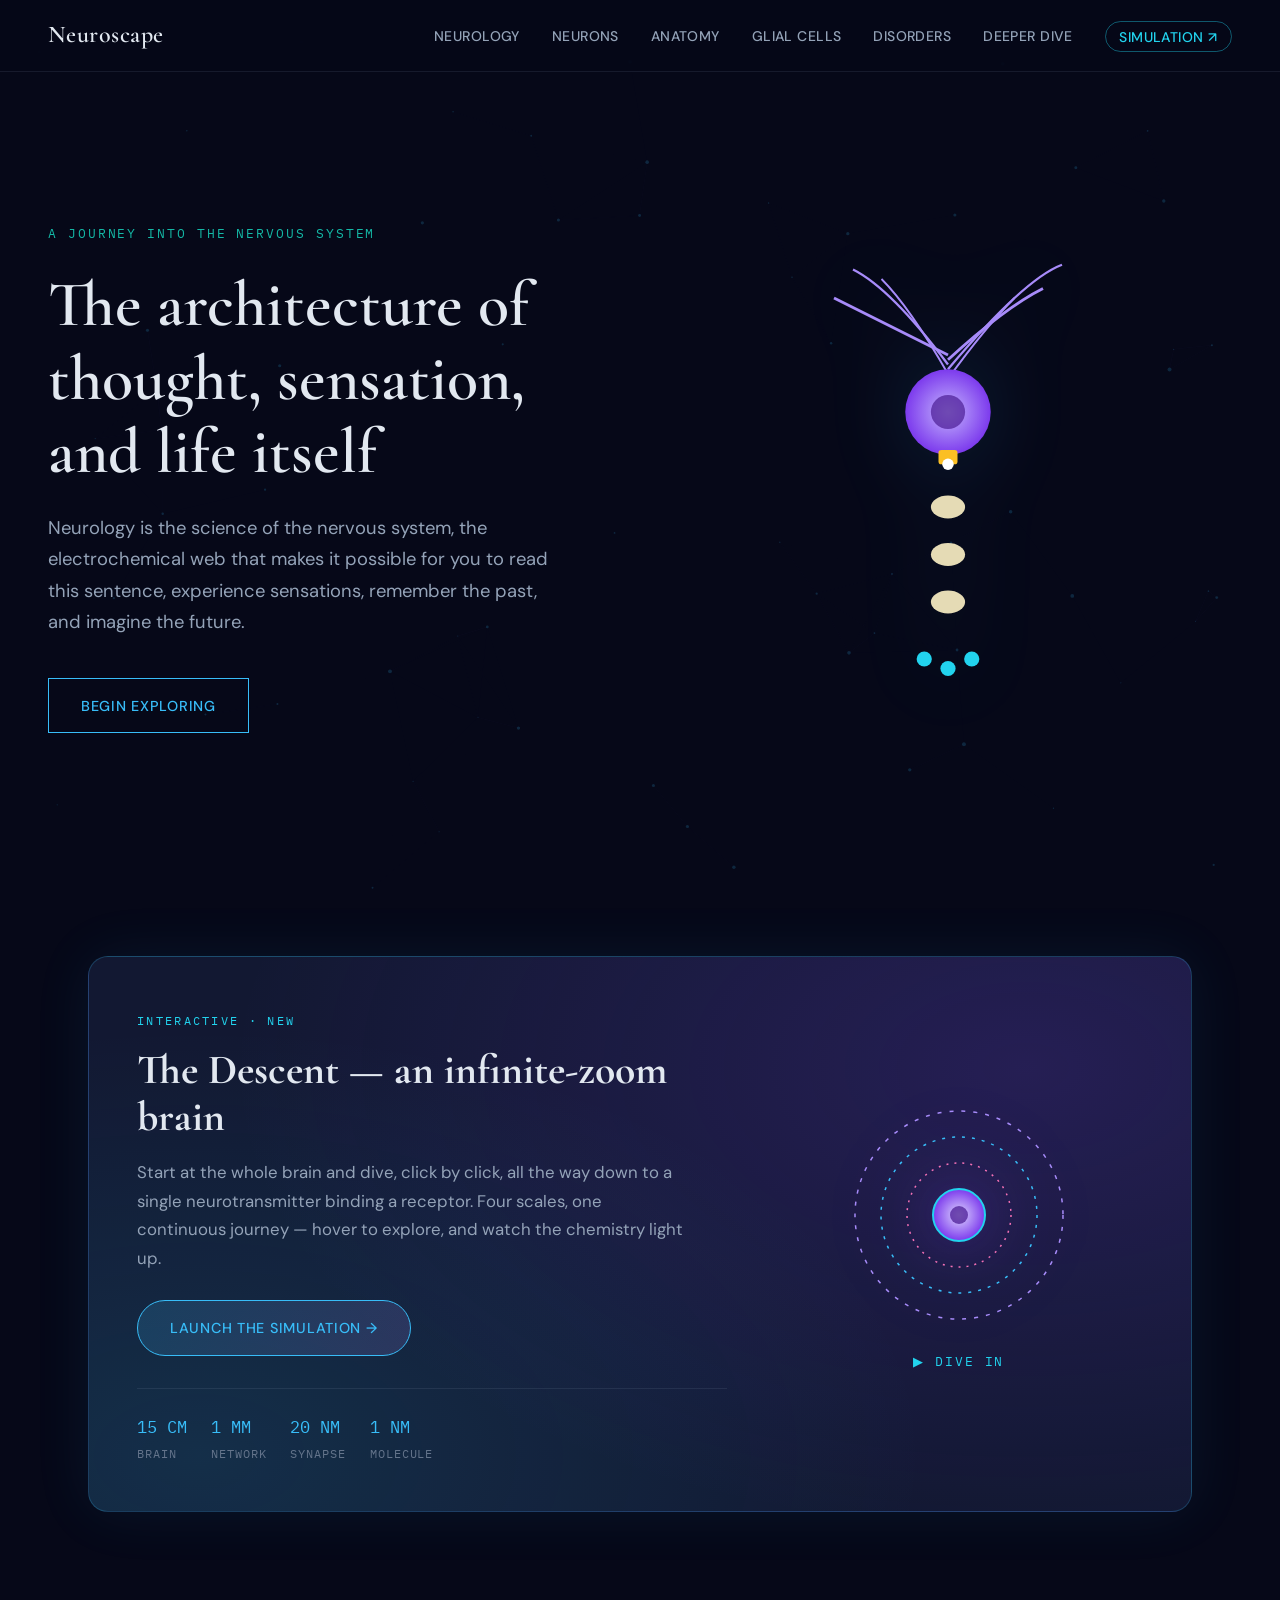
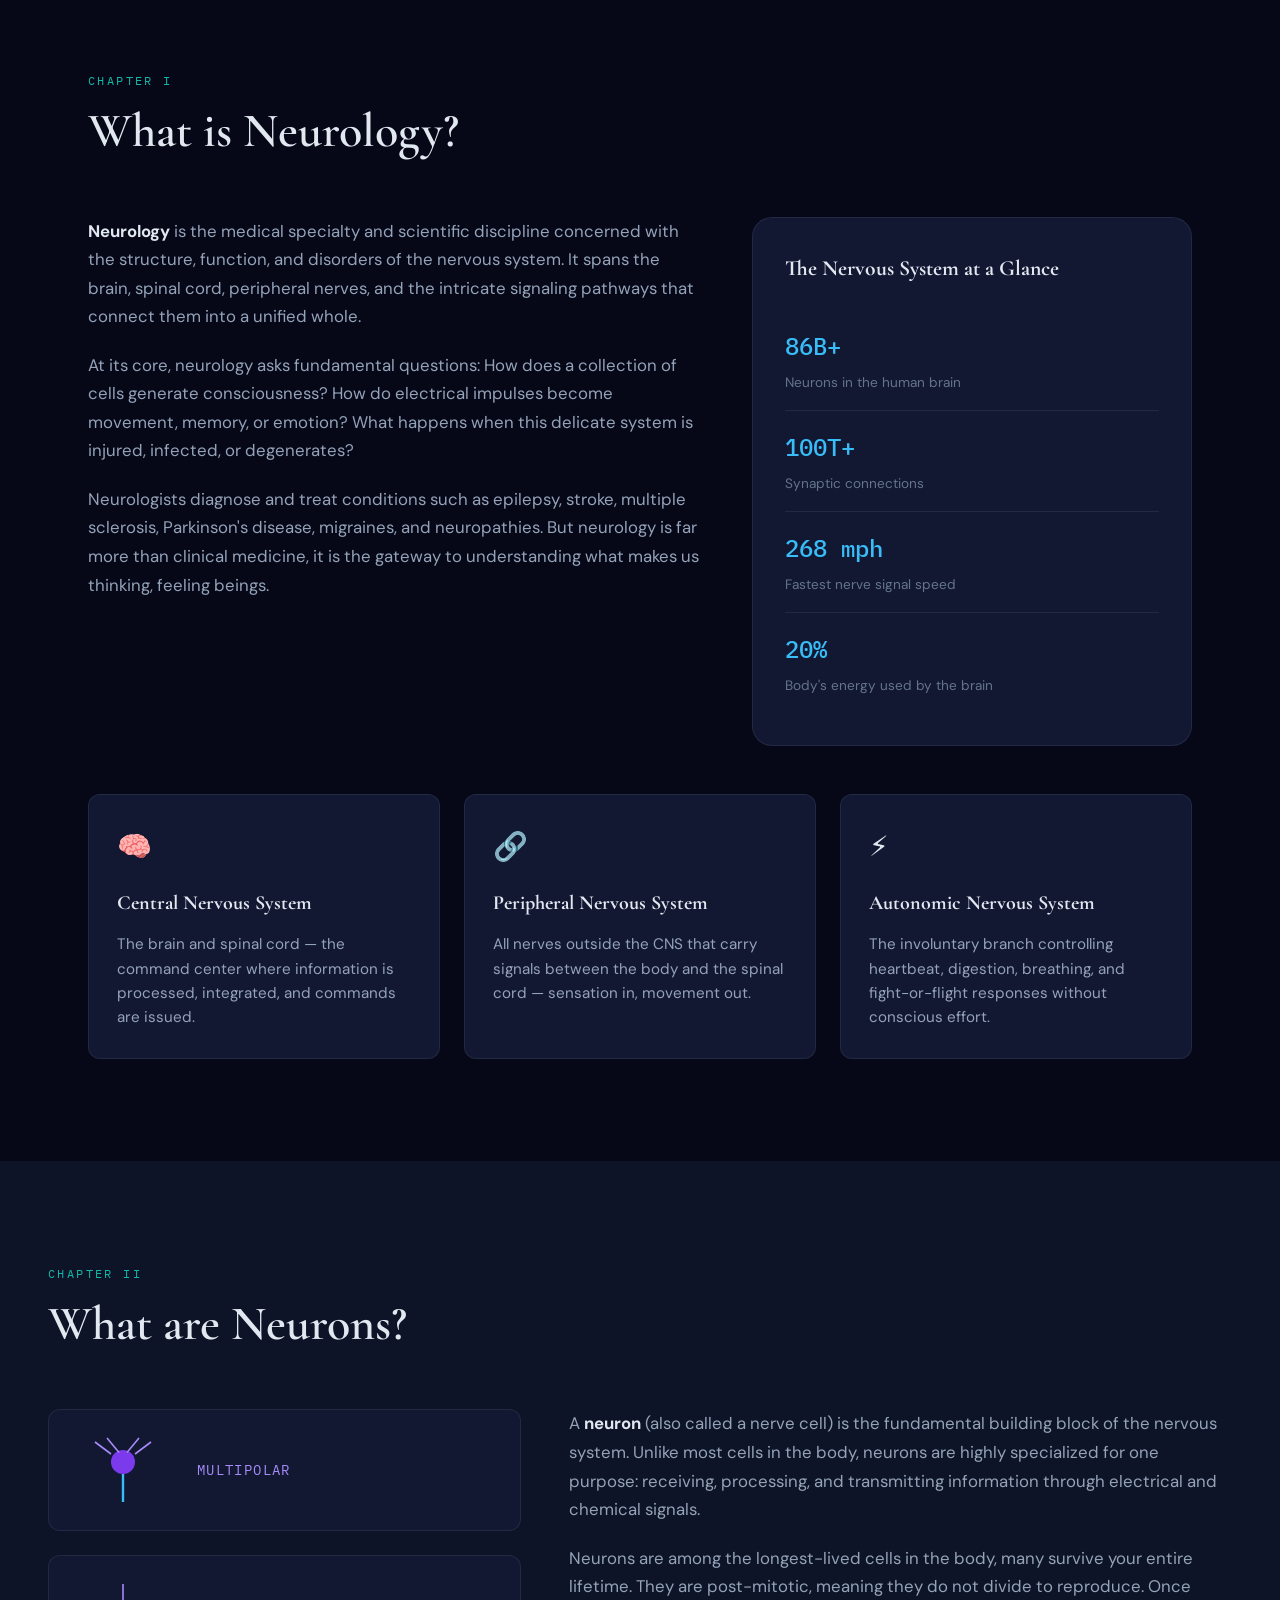
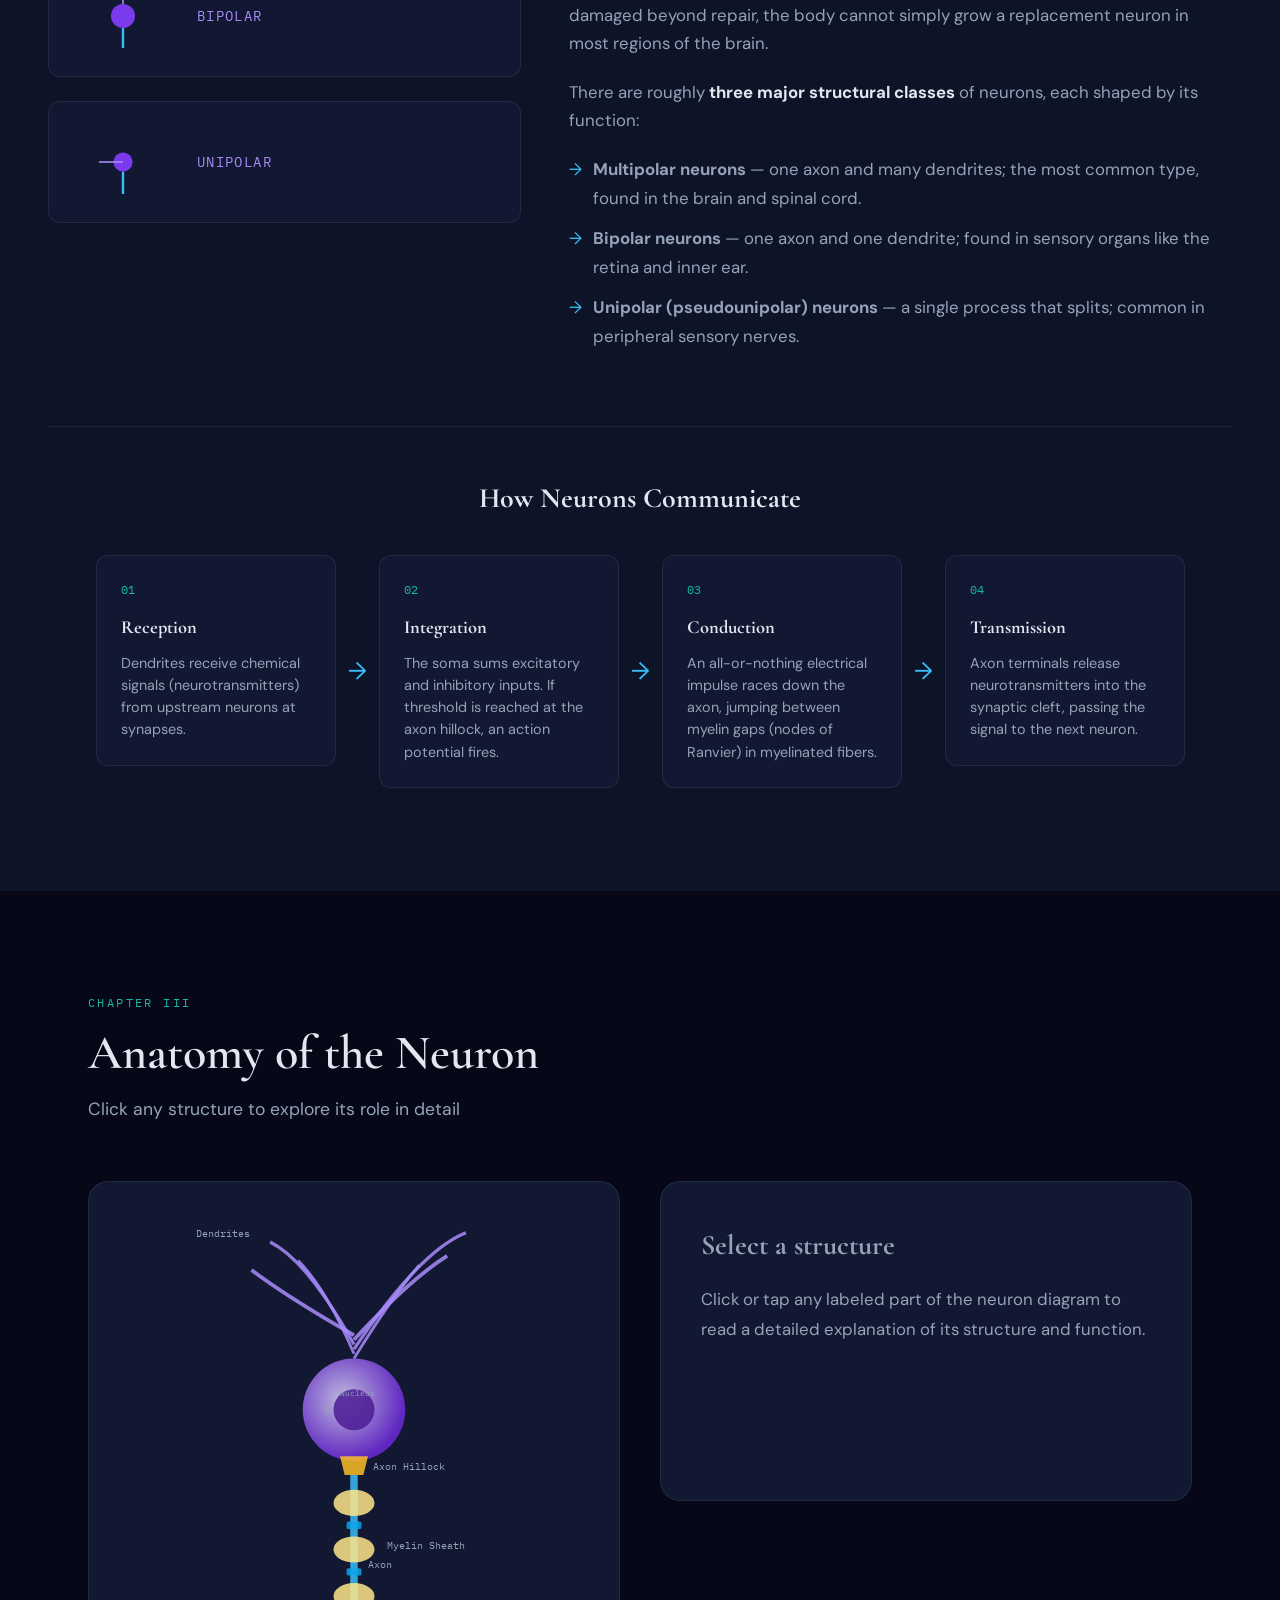
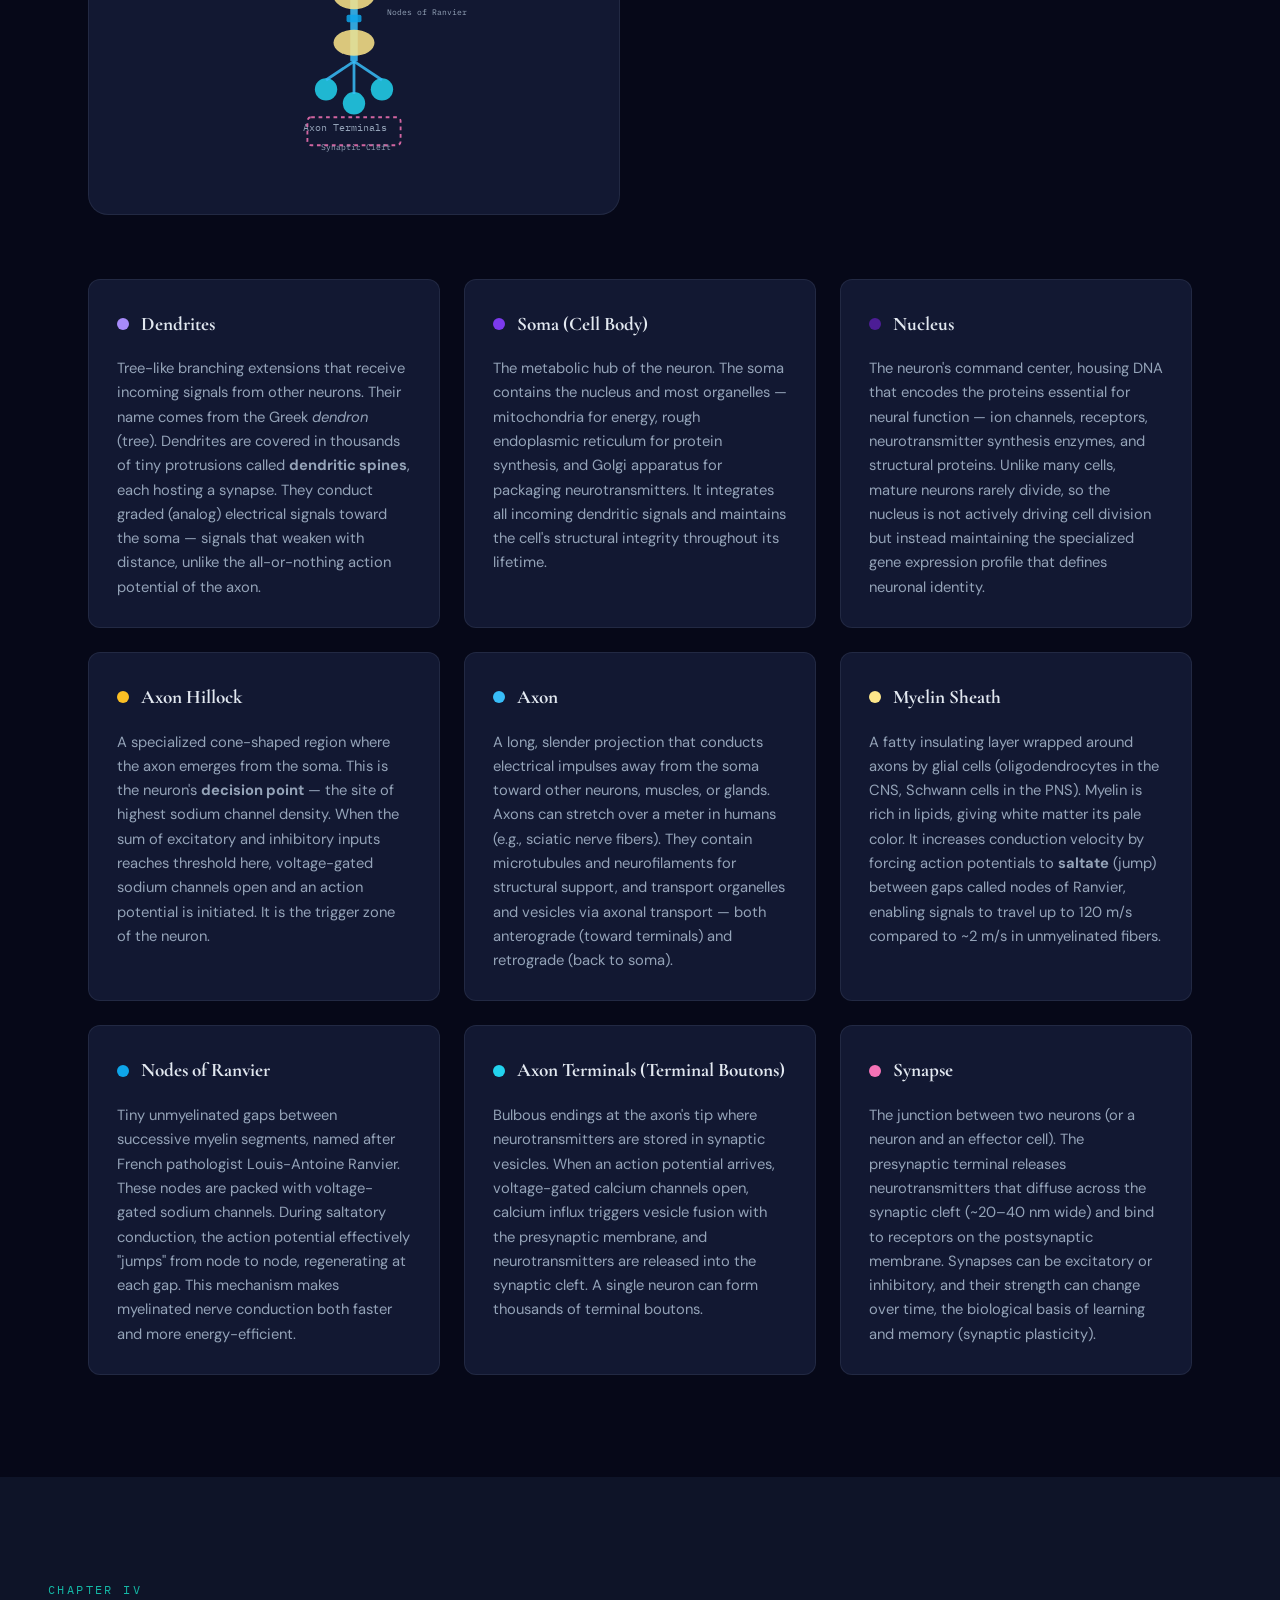
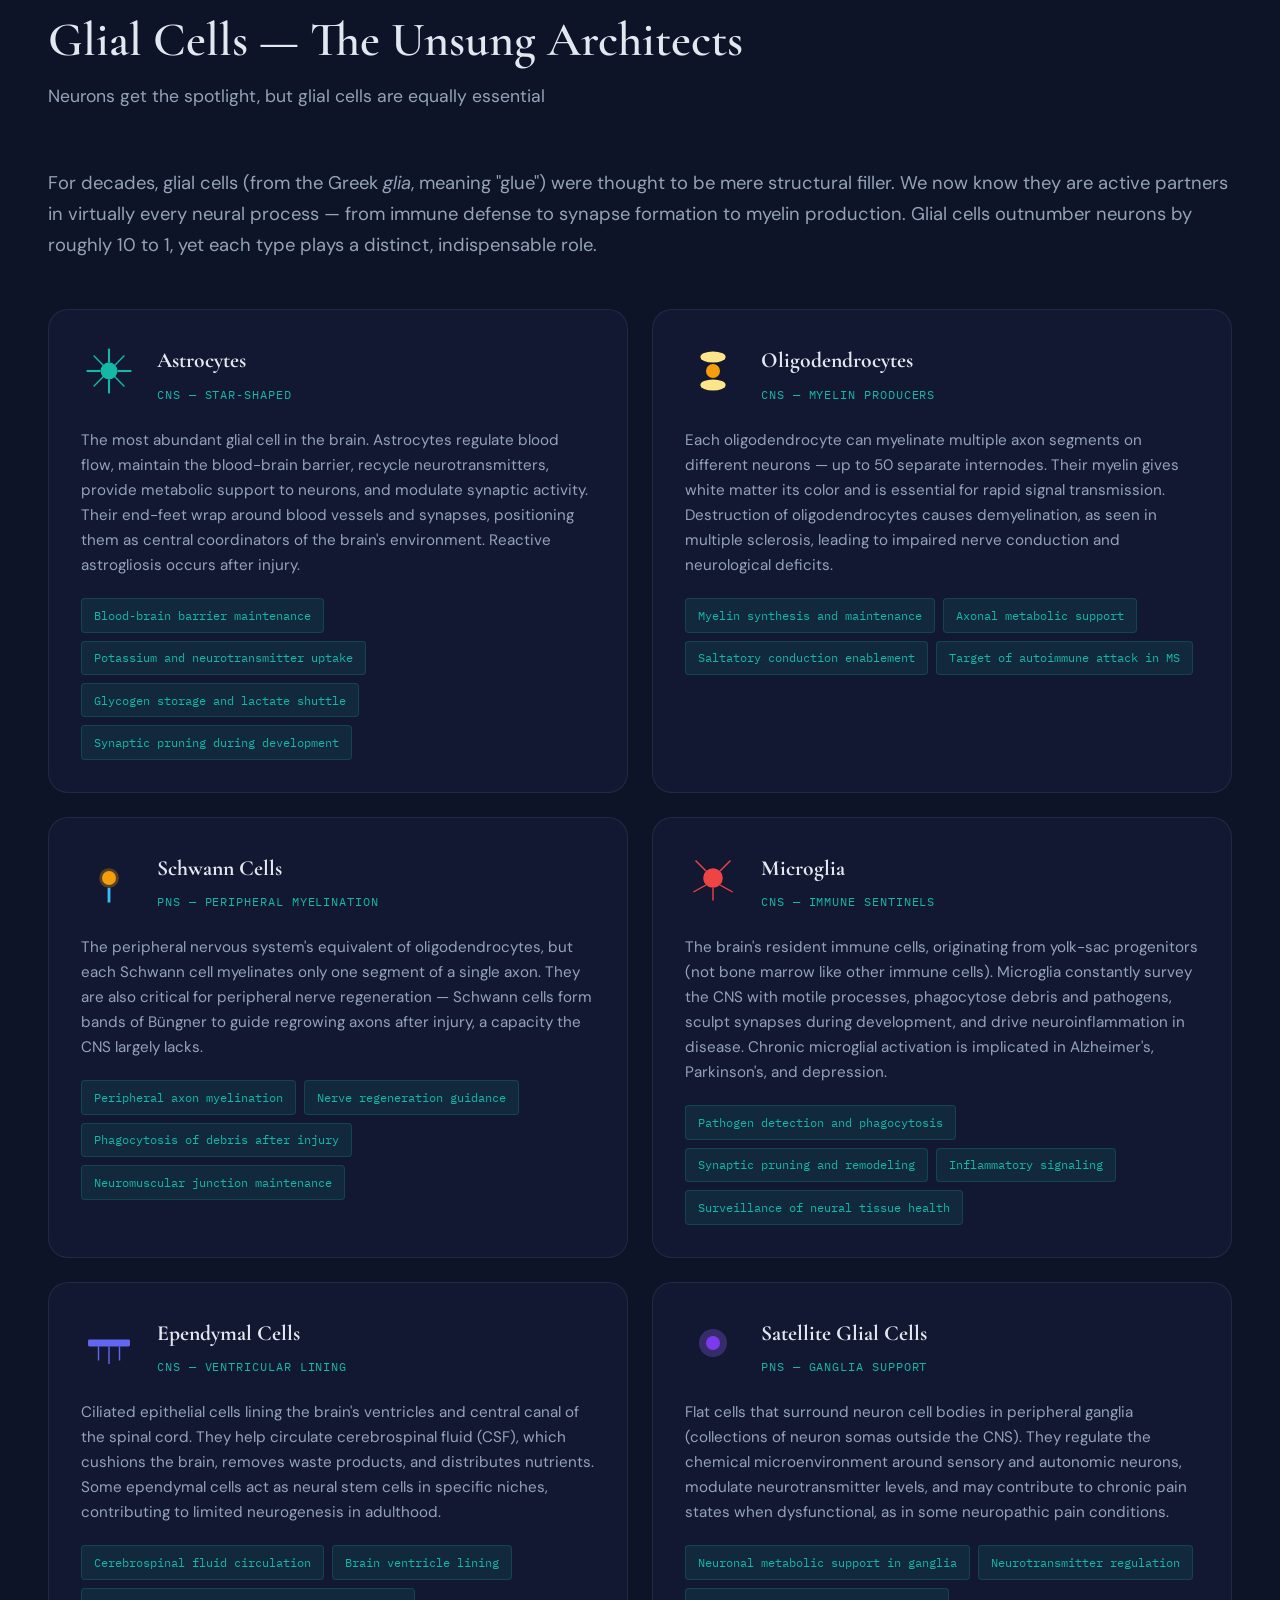
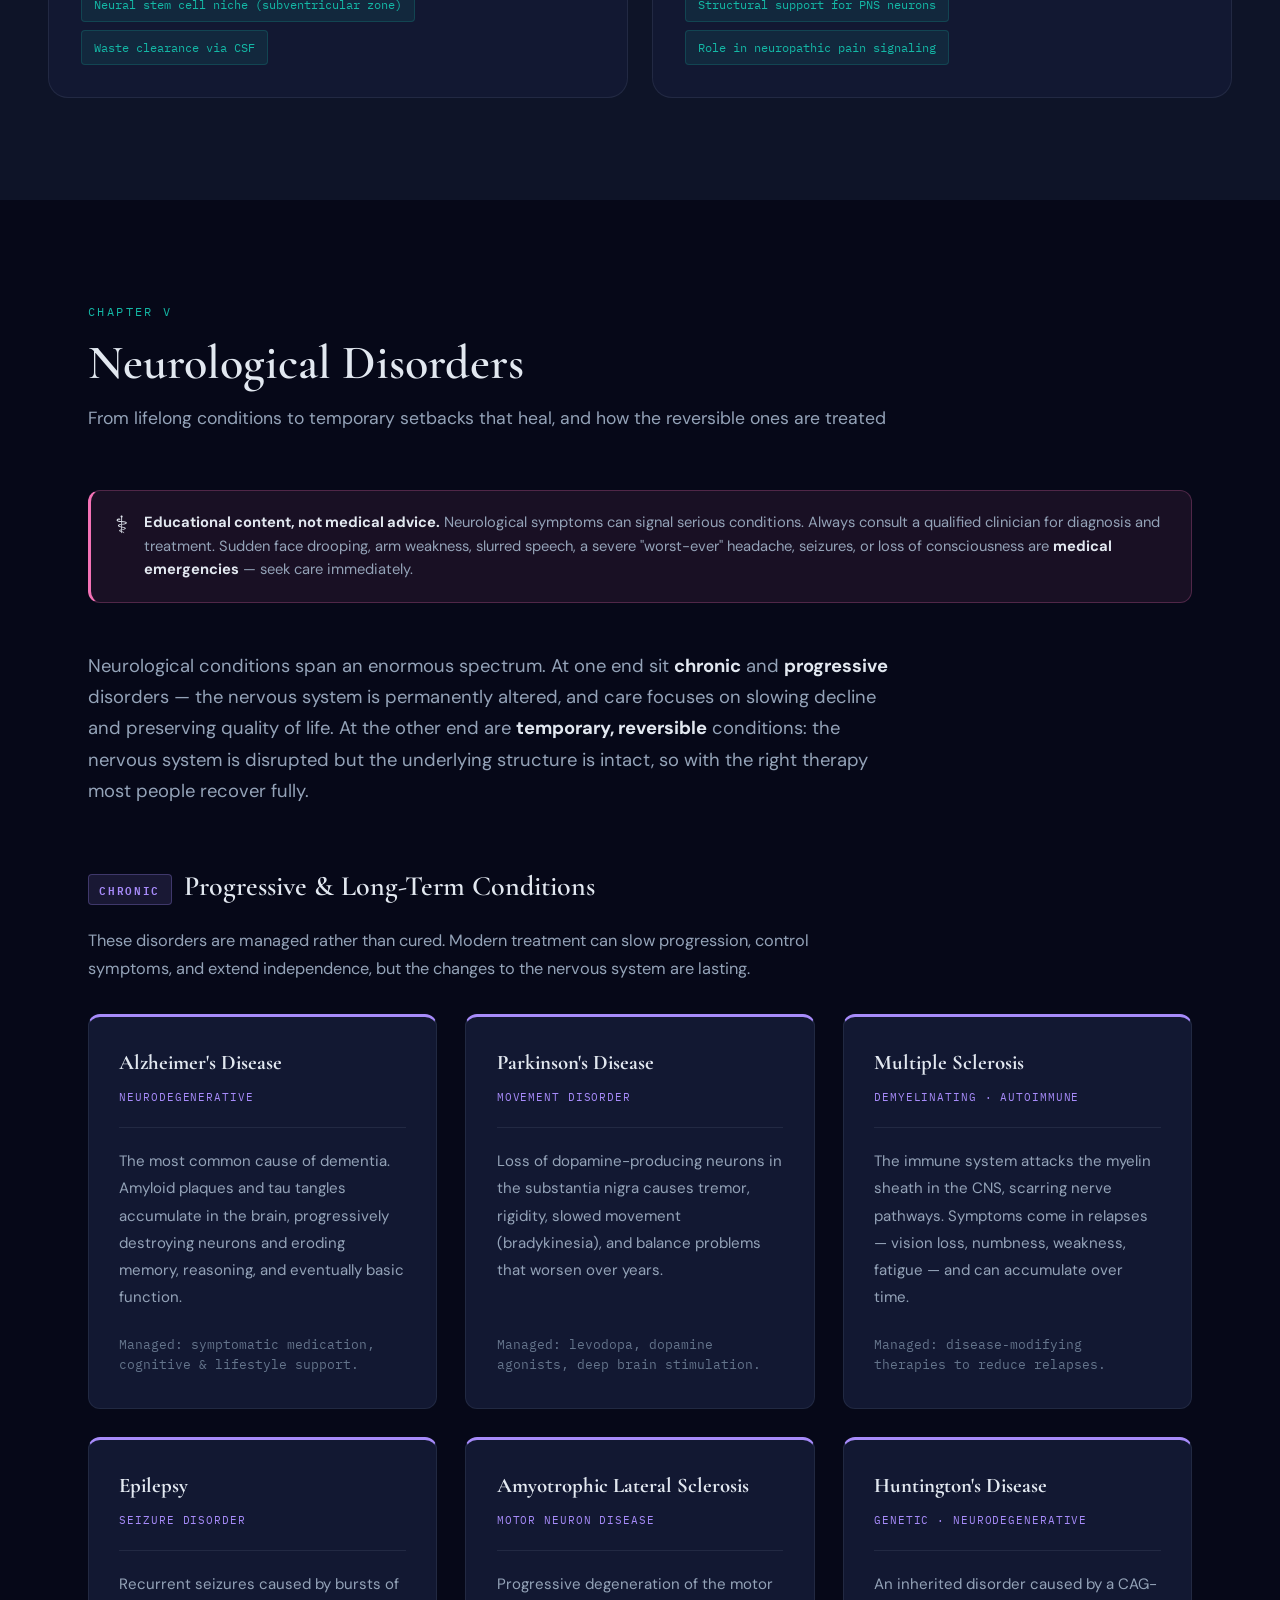
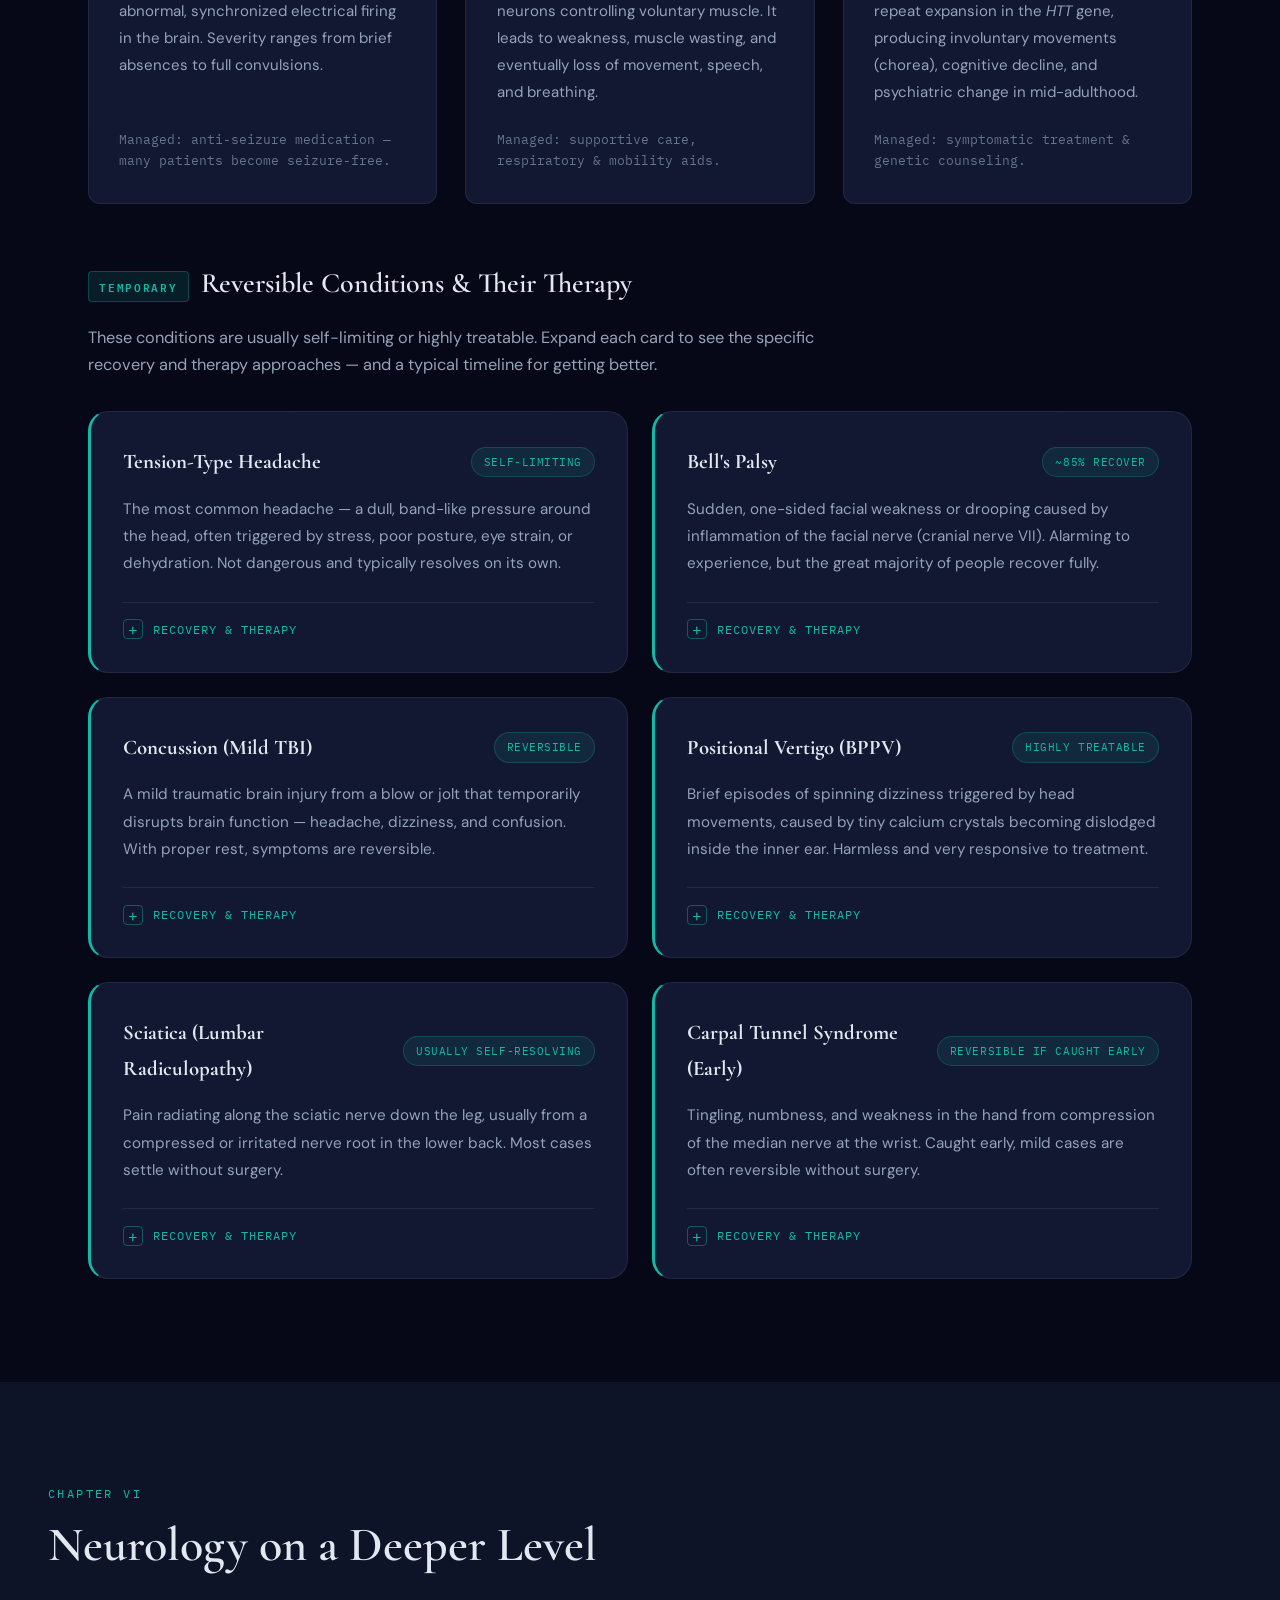
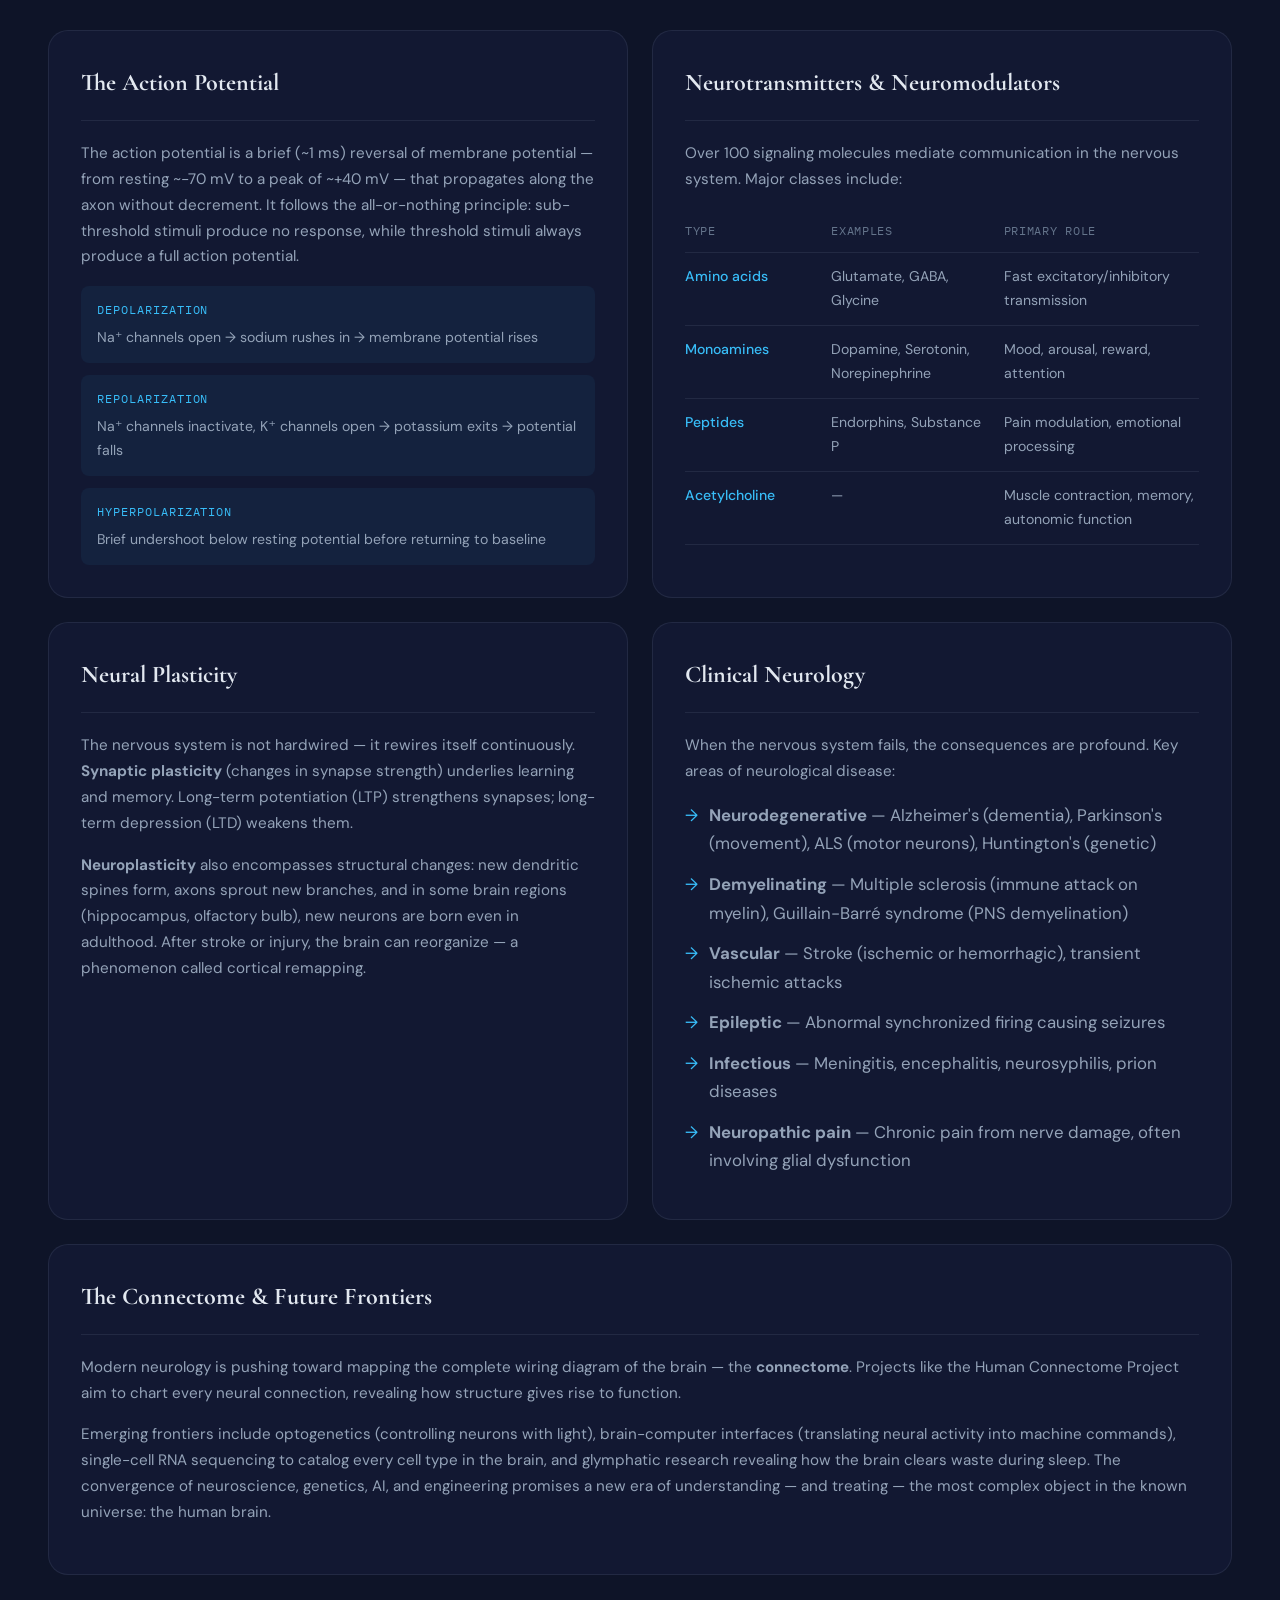
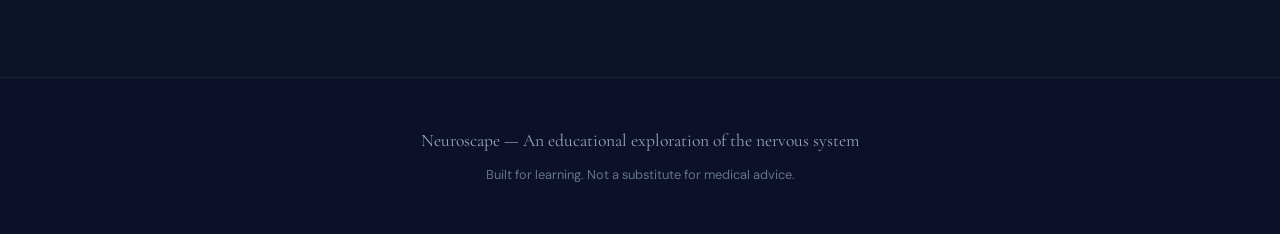
<file: index.html>
<!DOCTYPE html>
<html lang="en">
<head>
  <meta charset="UTF-8">
  <meta name="viewport" content="width=device-width, initial-scale=1.0">
  <title>Neuroscape — The Science of the Nervous System</title>
  <link rel="preconnect" href="https://fonts.googleapis.com">
  <link rel="preconnect" href="https://fonts.gstatic.com" crossorigin>
  <link href="https://fonts.googleapis.com/css2?family=Cormorant+Garamond:ital,wght@0,400;0,600;0,700;1,400&family=DM+Sans:ital,opsz,wght@0,9..40,300;0,9..40,400;0,9..40,500;0,9..40,600;1,9..40,400&family=IBM+Plex+Mono:wght@400;500&display=swap" rel="stylesheet">
  <link rel="stylesheet" href="styles.css">
</head>
<body>
  <div class="neural-bg" aria-hidden="true">
    <canvas id="neural-canvas"></canvas>
  </div>

  <nav class="site-nav" id="site-nav">
    <a href="#hero" class="nav-logo">Neuroscape</a>
    <button class="nav-toggle" id="nav-toggle" aria-label="Toggle navigation" aria-expanded="false">
      <span></span><span></span><span></span>
    </button>
    <ul class="nav-links" id="nav-links">
      <li><a href="#neurology">Neurology</a></li>
      <li><a href="#neurons">Neurons</a></li>
      <li><a href="#anatomy">Anatomy</a></li>
      <li><a href="#glial">Glial Cells</a></li>
      <li><a href="#disorders">Disorders</a></li>
      <li><a href="#deeper">Deeper Dive</a></li>
      <li><a href="explore.html" class="nav-sim">Simulation ↗</a></li>
    </ul>
  </nav>

  <header class="hero" id="hero">
    <div class="hero-content">
      <p class="hero-eyebrow">A journey into the nervous system</p>
      <h1>The architecture of thought, sensation, and life itself</h1>
      <p class="hero-lead">
       Neurology is the science of the nervous system, the electrochemical web that makes it possible for you to read this sentence, 
       experience sensations, remember the past, and imagine the future.
      </p>
      <a href="#neurology" class="hero-cta">Begin exploring</a>
    </div>
    <div class="hero-visual">
      <svg class="hero-neuron" viewBox="0 0 400 500" aria-hidden="true">
        <defs>
          <radialGradient id="somaGrad" cx="50%" cy="50%" r="50%">
            <stop offset="0%" stop-color="#c4b5fd"/>
            <stop offset="100%" stop-color="#7c3aed"/>
          </radialGradient>
          <linearGradient id="axonGrad" x1="0%" y1="0%" x2="100%" y2="0%">
            <stop offset="0%" stop-color="#38bdf8"/>
            <stop offset="100%" stop-color="#0ea5e9"/>
          </linearGradient>
        </defs>
        <path class="hero-dendrite" d="M200,120 Q120,80 80,60" fill="none" stroke="#a78bfa" stroke-width="3"/>
        <path class="hero-dendrite" d="M200,130 Q140,50 100,30" fill="none" stroke="#a78bfa" stroke-width="2.5"/>
        <path class="hero-dendrite" d="M200,140 Q160,70 130,40" fill="none" stroke="#a78bfa" stroke-width="2"/>
        <path class="hero-dendrite" d="M200,125 Q260,70 300,50" fill="none" stroke="#a78bfa" stroke-width="3"/>
        <path class="hero-dendrite" d="M200,135 Q280,40 320,25" fill="none" stroke="#a78bfa" stroke-width="2.5"/>
        <path class="hero-dendrite" d="M200,145 Q240,90 270,60" fill="none" stroke="#a78bfa" stroke-width="2"/>
        <circle class="hero-soma" cx="200" cy="180" r="45" fill="url(#somaGrad)"/>
        <circle class="hero-nucleus" cx="200" cy="180" r="18" fill="#4c1d95" opacity="0.7"/>
        <rect class="hero-hillock" x="190" y="220" width="20" height="15" rx="3" fill="#fbbf24"/>
        <line class="hero-axon" x1="200" y1="235" x2="200" y2="420" stroke="url(#axonGrad)" stroke-width="6"/>
        <ellipse class="hero-myelin" cx="200" cy="280" rx="18" ry="12" fill="#fef3c7" opacity="0.9"/>
        <ellipse class="hero-myelin" cx="200" cy="330" rx="18" ry="12" fill="#fef3c7" opacity="0.9"/>
        <ellipse class="hero-myelin" cx="200" cy="380" rx="18" ry="12" fill="#fef3c7" opacity="0.9"/>
        <circle class="hero-terminal" cx="175" cy="440" r="8" fill="#22d3ee"/>
        <circle class="hero-terminal" cx="200" cy="450" r="8" fill="#22d3ee"/>
        <circle class="hero-terminal" cx="225" cy="440" r="8" fill="#22d3ee"/>
        <circle class="hero-pulse" cx="200" cy="235" r="6" fill="#fff"/>
      </svg>
    </div>
  </header>

  <main>
    <!-- Featured interactive simulation -->
    <section class="sim-cta" aria-labelledby="sim-cta-title">
      <div class="sim-cta-inner">
        <div class="sim-cta-copy">
          <span class="sim-cta-tag">Interactive · New</span>
          <h2 id="sim-cta-title">The Descent — an infinite-zoom brain</h2>
          <p>
            Start at the whole brain and dive, click by click, all the way down to a single
            neurotransmitter binding a receptor. Four scales, one continuous journey — hover to
            explore, and watch the chemistry light up.
          </p>
          <a href="explore.html" class="sim-cta-btn">Launch the simulation →</a>
          <ul class="sim-cta-scales">
            <li><span>15 cm</span>Brain</li>
            <li><span>1 mm</span>Network</li>
            <li><span>20 nm</span>Synapse</li>
            <li><span>1 nm</span>Molecule</li>
          </ul>
        </div>
        <a href="explore.html" class="sim-cta-visual" aria-label="Launch the brain simulation">
          <svg viewBox="0 0 240 240" aria-hidden="true">
            <defs>
              <radialGradient id="simCore" cx="50%" cy="50%" r="50%">
                <stop offset="0%" stop-color="#ddd6fe"/>
                <stop offset="100%" stop-color="#7c3aed"/>
              </radialGradient>
            </defs>
            <circle class="sim-ring sim-ring-1" cx="120" cy="120" r="104" fill="none" stroke="#a78bfa" stroke-width="1.5" stroke-dasharray="4 8"/>
            <circle class="sim-ring sim-ring-2" cx="120" cy="120" r="78" fill="none" stroke="#38bdf8" stroke-width="1.5" stroke-dasharray="3 7"/>
            <circle class="sim-ring sim-ring-3" cx="120" cy="120" r="52" fill="none" stroke="#f472b6" stroke-width="1.5" stroke-dasharray="2 6"/>
            <circle cx="120" cy="120" r="26" fill="url(#simCore)"/>
            <circle class="sim-core-pulse" cx="120" cy="120" r="26" fill="none" stroke="#22d3ee" stroke-width="2"/>
            <circle cx="120" cy="120" r="9" fill="#4c1d95" opacity="0.75"/>
          </svg>
          <span class="sim-cta-visual-label">▶ Dive in</span>
        </a>
      </div>
    </section>

    <!-- Section 1: What is Neurology -->
    <section class="section" id="neurology">
      <div class="section-header">
        <span class="section-tag">Chapter I</span>
        <h2>What is Neurology?</h2>
      </div>
      <div class="content-grid">
        <article class="prose">
          <p>
            <strong>Neurology</strong> is the medical specialty and scientific discipline concerned with the
            structure, function, and disorders of the nervous system. It spans the brain, spinal cord,
            peripheral nerves, and the intricate signaling pathways that connect them into a unified whole.
          </p>
          <p>
            At its core, neurology asks fundamental questions: How does a collection of cells generate
            consciousness? How do electrical impulses become movement, memory, or emotion? What happens
            when this delicate system is injured, infected, or degenerates?
          </p>
          <p>
            Neurologists diagnose and treat conditions such as epilepsy, stroke, multiple sclerosis,
            Parkinson's disease, migraines, and neuropathies. But neurology is far more than clinical
            medicine, it is the gateway to understanding what makes us thinking, feeling beings.
          </p>
        </article>
        <aside class="fact-card">
          <h3>The Nervous System at a Glance</h3>
          <ul class="fact-list">
            <li>
              <span class="fact-number">86B+</span>
              <span class="fact-label">Neurons in the human brain</span>
            </li>
            <li>
              <span class="fact-number">100T+</span>
              <span class="fact-label">Synaptic connections</span>
            </li>
            <li>
              <span class="fact-number">268 mph</span>
              <span class="fact-label">Fastest nerve signal speed</span>
            </li>
            <li>
              <span class="fact-number">20%</span>
              <span class="fact-label">Body's energy used by the brain</span>
            </li>
          </ul>
        </aside>
      </div>

      <div class="sub-grid three-col">
        <div class="info-card">
          <div class="info-icon">🧠</div>
          <h3>Central Nervous System</h3>
          <p>The brain and spinal cord — the command center where information is processed, integrated, and commands are issued.</p>
        </div>
        <div class="info-card">
          <div class="info-icon">🔗</div>
          <h3>Peripheral Nervous System</h3>
          <p>All nerves outside the CNS that carry signals between the body and the spinal cord — sensation in, movement out.</p>
        </div>
        <div class="info-card">
          <div class="info-icon">⚡</div>
          <h3>Autonomic Nervous System</h3>
          <p>The involuntary branch controlling heartbeat, digestion, breathing, and fight-or-flight responses without conscious effort.</p>
        </div>
      </div>
    </section>

    <!-- Section 2: What are Neurons -->
    <section class="section alt-bg" id="neurons">
      <div class="section-header">
        <span class="section-tag">Chapter II</span>
        <h2>What are Neurons?</h2>
      </div>
      <div class="content-grid reverse">
        <article class="prose">
          <p>
            A <strong>neuron</strong> (also called a nerve cell) is the fundamental building block of the
            nervous system. Unlike most cells in the body, neurons are highly specialized for one purpose:
            receiving, processing, and transmitting information through electrical and chemical signals.
          </p>
          <p>
            Neurons are among the longest-lived cells in the body, many survive your entire lifetime.
            They are post-mitotic, meaning they do not divide to reproduce. Once damaged beyond repair,
            the body cannot simply grow a replacement neuron in most regions of the brain.
          </p>
          <p>
            There are roughly <strong>three major structural classes</strong> of neurons, each shaped by
            its function:
          </p>
          <ul class="styled-list">
            <li><strong>Multipolar neurons</strong> — one axon and many dendrites; the most common type, found in the brain and spinal cord.</li>
            <li><strong>Bipolar neurons</strong> — one axon and one dendrite; found in sensory organs like the retina and inner ear.</li>
            <li><strong>Unipolar (pseudounipolar) neurons</strong> — a single process that splits; common in peripheral sensory nerves.</li>
          </ul>
        </article>
        <div class="neuron-types">
          <div class="type-card">
            <svg viewBox="0 0 120 100" class="type-svg">
              <circle cx="60" cy="40" r="15" fill="#7c3aed"/>
              <line x1="45" y1="30" x2="25" y2="15" stroke="#a78bfa" stroke-width="2"/>
              <line x1="55" y1="28" x2="40" y2="10" stroke="#a78bfa" stroke-width="2"/>
              <line x1="65" y1="28" x2="80" y2="10" stroke="#a78bfa" stroke-width="2"/>
              <line x1="75" y1="30" x2="95" y2="15" stroke="#a78bfa" stroke-width="2"/>
              <line x1="60" y1="55" x2="60" y2="90" stroke="#38bdf8" stroke-width="3"/>
            </svg>
            <span>Multipolar</span>
          </div>
          <div class="type-card">
            <svg viewBox="0 0 120 100" class="type-svg">
              <circle cx="60" cy="50" r="15" fill="#7c3aed"/>
              <line x1="60" y1="35" x2="60" y2="10" stroke="#a78bfa" stroke-width="2"/>
              <line x1="60" y1="65" x2="60" y2="90" stroke="#38bdf8" stroke-width="3"/>
            </svg>
            <span>Bipolar</span>
          </div>
          <div class="type-card">
            <svg viewBox="0 0 120 100" class="type-svg">
              <circle cx="60" cy="50" r="12" fill="#7c3aed"/>
              <line x1="60" y1="62" x2="60" y2="90" stroke="#38bdf8" stroke-width="3"/>
              <line x1="60" y1="50" x2="30" y2="50" stroke="#a78bfa" stroke-width="2"/>
            </svg>
            <span>Unipolar</span>
          </div>
        </div>
      </div>

      <div class="signal-flow">
        <h3>How Neurons Communicate</h3>
        <div class="flow-steps">
          <div class="flow-step">
            <span class="step-num">01</span>
            <h4>Reception</h4>
            <p>Dendrites receive chemical signals (neurotransmitters) from upstream neurons at synapses.</p>
          </div>
          <div class="flow-arrow">→</div>
          <div class="flow-step">
            <span class="step-num">02</span>
            <h4>Integration</h4>
            <p>The soma sums excitatory and inhibitory inputs. If threshold is reached at the axon hillock, an action potential fires.</p>
          </div>
          <div class="flow-arrow">→</div>
          <div class="flow-step">
            <span class="step-num">03</span>
            <h4>Conduction</h4>
            <p>An all-or-nothing electrical impulse races down the axon, jumping between myelin gaps (nodes of Ranvier) in myelinated fibers.</p>
          </div>
          <div class="flow-arrow">→</div>
          <div class="flow-step">
            <span class="step-num">04</span>
            <h4>Transmission</h4>
            <p>Axon terminals release neurotransmitters into the synaptic cleft, passing the signal to the next neuron.</p>
          </div>
        </div>
      </div>
    </section>

    <!-- Section 3: Neuron Anatomy -->
    <section class="section" id="anatomy">
      <div class="section-header">
        <span class="section-tag">Chapter III</span>
        <h2>Anatomy of the Neuron</h2>
        <p class="section-sub">Click any structure to explore its role in detail</p>
      </div>

      <div class="anatomy-explorer">
        <div class="diagram-panel">
          <svg id="neuron-diagram" viewBox="0 0 500 600" class="interactive-diagram" role="img" aria-label="Interactive neuron diagram">
            <defs>
              <radialGradient id="somaGradient" cx="40%" cy="40%" r="60%">
                <stop offset="0%" stop-color="#ddd6fe"/>
                <stop offset="100%" stop-color="#6d28d9"/>
              </radialGradient>
              <filter id="glow">
                <feGaussianBlur stdDeviation="3" result="blur"/>
                <feMerge><feMergeNode in="blur"/><feMergeNode in="SourceGraphic"/></feMerge>
              </filter>
            </defs>

            <!-- Dendrites -->
            <g class="neuron-part" data-part="dendrites" tabindex="0" role="button" aria-label="Dendrites">
              <path d="M250,130 Q180,90 140,60" fill="none" stroke="#a78bfa" stroke-width="4" class="part-path"/>
              <path d="M250,140 Q200,50 160,30" fill="none" stroke="#a78bfa" stroke-width="3.5" class="part-path"/>
              <path d="M250,150 Q220,80 190,50" fill="none" stroke="#a78bfa" stroke-width="3" class="part-path"/>
              <path d="M250,135 Q310,70 350,45" fill="none" stroke="#a78bfa" stroke-width="4" class="part-path"/>
              <path d="M250,145 Q320,40 370,20" fill="none" stroke="#a78bfa" stroke-width="3.5" class="part-path"/>
              <path d="M250,155 Q290,90 320,55" fill="none" stroke="#a78bfa" stroke-width="3" class="part-path"/>
              <text x="80" y="25" class="part-label">Dendrites</text>
            </g>

            <!-- Soma -->
            <g class="neuron-part" data-part="soma" tabindex="0" role="button" aria-label="Soma (Cell Body)">
              <circle cx="250" cy="210" r="55" fill="url(#somaGradient)" class="part-path"/>
              <text x="218" y="215" class="part-label">Soma</text>
            </g>

            <!-- Nucleus -->
            <g class="neuron-part" data-part="nucleus" tabindex="0" role="button" aria-label="Nucleus">
              <circle cx="250" cy="210" r="22" fill="#4c1d95" opacity="0.75" class="part-path"/>
              <text x="235" y="195" class="part-label small">Nucleus</text>
            </g>

            <!-- Axon Hillock -->
            <g class="neuron-part" data-part="axon-hillock" tabindex="0" role="button" aria-label="Axon Hillock">
              <path d="M235,260 L265,260 L260,280 L240,280 Z" fill="#fbbf24" class="part-path"/>
              <text x="270" y="275" class="part-label">Axon Hillock</text>
            </g>

            <!-- Axon -->
            <g class="neuron-part" data-part="axon" tabindex="0" role="button" aria-label="Axon">
              <line x1="250" y1="280" x2="250" y2="480" stroke="#38bdf8" stroke-width="8" class="part-path"/>
              <text x="265" y="380" class="part-label">Axon</text>
            </g>

            <!-- Myelin Sheath segments -->
            <g class="neuron-part" data-part="myelin" tabindex="0" role="button" aria-label="Myelin Sheath">
              <ellipse cx="250" cy="310" rx="22" ry="14" fill="#fde68a" class="part-path"/>
              <ellipse cx="250" cy="360" rx="22" ry="14" fill="#fde68a" class="part-path"/>
              <ellipse cx="250" cy="410" rx="22" ry="14" fill="#fde68a" class="part-path"/>
              <ellipse cx="250" cy="460" rx="22" ry="14" fill="#fde68a" class="part-path"/>
              <text x="285" y="360" class="part-label">Myelin Sheath</text>
            </g>

            <!-- Nodes of Ranvier -->
            <g class="neuron-part" data-part="nodes" tabindex="0" role="button" aria-label="Nodes of Ranvier">
              <rect x="242" y="330" width="16" height="8" rx="2" fill="#0ea5e9" class="part-path"/>
              <rect x="242" y="380" width="16" height="8" rx="2" fill="#0ea5e9" class="part-path"/>
              <rect x="242" y="430" width="16" height="8" rx="2" fill="#0ea5e9" class="part-path"/>
              <text x="285" y="430" class="part-label small">Nodes of Ranvier</text>
            </g>

            <!-- Axon Terminals -->
            <g class="neuron-part" data-part="axon-terminals" tabindex="0" role="button" aria-label="Axon Terminals">
              <circle cx="220" cy="510" r="12" fill="#22d3ee" class="part-path"/>
              <circle cx="250" cy="525" r="12" fill="#22d3ee" class="part-path"/>
              <circle cx="280" cy="510" r="12" fill="#22d3ee" class="part-path"/>
              <line x1="250" y1="480" x2="220" y2="500" stroke="#38bdf8" stroke-width="3" class="part-path"/>
              <line x1="250" y1="480" x2="250" y2="515" stroke="#38bdf8" stroke-width="3" class="part-path"/>
              <line x1="250" y1="480" x2="280" y2="500" stroke="#38bdf8" stroke-width="3" class="part-path"/>
              <text x="195" y="555" class="part-label">Axon Terminals</text>
            </g>

            <!-- Synapse indicator -->
            <g class="neuron-part" data-part="synapse" tabindex="0" role="button" aria-label="Synapse">
              <rect x="200" y="540" width="100" height="30" rx="4" fill="none" stroke="#f472b6" stroke-width="2" stroke-dasharray="4,4" class="part-path"/>
              <text x="215" y="575" class="part-label small">Synaptic Cleft</text>
            </g>
          </svg>
        </div>

        <div class="detail-panel" id="detail-panel">
          <div class="detail-default">
            <h3>Select a structure</h3>
            <p>Click or tap any labeled part of the neuron diagram to read a detailed explanation of its structure and function.</p>
          </div>
        </div>
      </div>

      <!-- Detailed anatomy cards -->
      <div class="anatomy-cards" id="anatomy-cards">
        <article class="anatomy-card" id="card-dendrites">
          <header>
            <span class="card-marker" style="background:#a78bfa"></span>
            <h3>Dendrites</h3>
          </header>
          <p>
            Tree-like branching extensions that receive incoming signals from other neurons. Their name comes
            from the Greek <em>dendron</em> (tree). Dendrites are covered in thousands of tiny protrusions
            called <strong>dendritic spines</strong>, each hosting a synapse. They conduct graded
            (analog) electrical signals toward the soma — signals that weaken with distance, unlike the
            all-or-nothing action potential of the axon.
          </p>
        </article>

        <article class="anatomy-card" id="card-soma">
          <header>
            <span class="card-marker" style="background:#7c3aed"></span>
            <h3>Soma (Cell Body)</h3>
          </header>
          <p>
            The metabolic hub of the neuron. The soma contains the nucleus and most organelles — mitochondria
            for energy, rough endoplasmic reticulum for protein synthesis, and Golgi apparatus for packaging
            neurotransmitters. It integrates all incoming dendritic signals and maintains the cell's
            structural integrity throughout its lifetime.
          </p>
        </article>

        <article class="anatomy-card" id="card-nucleus">
          <header>
            <span class="card-marker" style="background:#4c1d95"></span>
            <h3>Nucleus</h3>
          </header>
          <p>
            The neuron's command center, housing DNA that encodes the proteins essential for neural function —
            ion channels, receptors, neurotransmitter synthesis enzymes, and structural proteins. Unlike many
            cells, mature neurons rarely divide, so the nucleus is not actively driving cell division but
            instead maintaining the specialized gene expression profile that defines neuronal identity.
          </p>
        </article>

        <article class="anatomy-card" id="card-axon-hillock">
          <header>
            <span class="card-marker" style="background:#fbbf24"></span>
            <h3>Axon Hillock</h3>
          </header>
          <p>
            A specialized cone-shaped region where the axon emerges from the soma. This is the neuron's
            <strong>decision point</strong> — the site of highest sodium channel density. When the sum of
            excitatory and inhibitory inputs reaches threshold here, voltage-gated sodium channels open and
            an action potential is initiated. It is the trigger zone of the neuron.
          </p>
        </article>

        <article class="anatomy-card" id="card-axon">
          <header>
            <span class="card-marker" style="background:#38bdf8"></span>
            <h3>Axon</h3>
          </header>
          <p>
            A long, slender projection that conducts electrical impulses away from the soma toward other
            neurons, muscles, or glands. Axons can stretch over a meter in humans (e.g., sciatic nerve
            fibers). They contain microtubules and neurofilaments for structural support, and transport
            organelles and vesicles via axonal transport — both anterograde (toward terminals) and
            retrograde (back to soma).
          </p>
        </article>

        <article class="anatomy-card" id="card-myelin">
          <header>
            <span class="card-marker" style="background:#fde68a"></span>
            <h3>Myelin Sheath</h3>
          </header>
          <p>
            A fatty insulating layer wrapped around axons by glial cells (oligodendrocytes in the CNS,
            Schwann cells in the PNS). Myelin is rich in lipids, giving white matter its pale color.
            It increases conduction velocity by forcing action potentials to <strong>saltate</strong>
            (jump) between gaps called nodes of Ranvier, enabling signals to travel up to 120 m/s
            compared to ~2 m/s in unmyelinated fibers.
          </p>
        </article>

        <article class="anatomy-card" id="card-nodes">
          <header>
            <span class="card-marker" style="background:#0ea5e9"></span>
            <h3>Nodes of Ranvier</h3>
          </header>
          <p>
            Tiny unmyelinated gaps between successive myelin segments, named after French pathologist
            Louis-Antoine Ranvier. These nodes are packed with voltage-gated sodium channels. During
            saltatory conduction, the action potential effectively "jumps" from node to node, regenerating
            at each gap. This mechanism makes myelinated nerve conduction both faster and more
            energy-efficient.
          </p>
        </article>

        <article class="anatomy-card" id="card-axon-terminals">
          <header>
            <span class="card-marker" style="background:#22d3ee"></span>
            <h3>Axon Terminals (Terminal Boutons)</h3>
          </header>
          <p>
            Bulbous endings at the axon's tip where neurotransmitters are stored in synaptic vesicles.
            When an action potential arrives, voltage-gated calcium channels open, calcium influx triggers
            vesicle fusion with the presynaptic membrane, and neurotransmitters are released into the
            synaptic cleft. A single neuron can form thousands of terminal boutons.
          </p>
        </article>

        <article class="anatomy-card" id="card-synapse">
          <header>
            <span class="card-marker" style="background:#f472b6"></span>
            <h3>Synapse</h3>
          </header>
          <p>
            The junction between two neurons (or a neuron and an effector cell). The presynaptic terminal
            releases neurotransmitters that diffuse across the synaptic cleft (~20–40 nm wide) and bind
            to receptors on the postsynaptic membrane. Synapses can be excitatory or inhibitory, and their
            strength can change over time, the biological basis of learning and memory (synaptic plasticity).
          </p>
        </article>
      </div>
    </section>

    <!-- Section 4: Glial Cells -->
    <section class="section alt-bg" id="glial">
      <div class="section-header">
        <span class="section-tag">Chapter IV</span>
        <h2>Glial Cells — The Unsung Architects</h2>
        <p class="section-sub">Neurons get the spotlight, but glial cells are equally essential</p>
      </div>

      <div class="prose intro-block">
        <p>
          For decades, glial cells (from the Greek <em>glia</em>, meaning "glue") were thought to be mere
          structural filler. We now know they are active partners in virtually every neural process — from
          immune defense to synapse formation to myelin production. Glial cells outnumber neurons by
          roughly 10 to 1, yet each type plays a distinct, indispensable role.
        </p>
      </div>

      <div class="glial-grid">
        <article class="glial-card" data-glial="astrocytes">
          <div class="glial-header">
            <div class="glial-icon astrocyte-icon">
              <svg viewBox="0 0 80 80"><circle cx="40" cy="40" r="12" fill="#14b8a6"/><line x1="40" y1="28" x2="40" y2="8" stroke="#14b8a6" stroke-width="3"/><line x1="40" y1="52" x2="40" y2="72" stroke="#14b8a6" stroke-width="3"/><line x1="28" y1="40" x2="8" y2="40" stroke="#14b8a6" stroke-width="3"/><line x1="52" y1="40" x2="72" y2="40" stroke="#14b8a6" stroke-width="3"/><line x1="32" y1="32" x2="18" y2="18" stroke="#14b8a6" stroke-width="2"/><line x1="48" y1="32" x2="62" y2="18" stroke="#14b8a6" stroke-width="2"/><line x1="32" y1="48" x2="18" y2="62" stroke="#14b8a6" stroke-width="2"/><line x1="48" y1="48" x2="62" y2="62" stroke="#14b8a6" stroke-width="2"/></svg>
            </div>
            <div>
              <h3>Astrocytes</h3>
              <span class="glial-location">CNS — star-shaped</span>
            </div>
          </div>
          <p>
            The most abundant glial cell in the brain. Astrocytes regulate blood flow, maintain the
            blood-brain barrier, recycle neurotransmitters, provide metabolic support to neurons, and
            modulate synaptic activity. Their end-feet wrap around blood vessels and synapses, positioning
            them as central coordinators of the brain's environment. Reactive astrogliosis occurs after injury.
          </p>
          <ul class="glial-functions">
            <li>Blood-brain barrier maintenance</li>
            <li>Potassium and neurotransmitter uptake</li>
            <li>Glycogen storage and lactate shuttle</li>
            <li>Synaptic pruning during development</li>
          </ul>
        </article>

        <article class="glial-card" data-glial="oligodendrocytes">
          <div class="glial-header">
            <div class="glial-icon oligo-icon">
              <svg viewBox="0 0 80 80"><circle cx="40" cy="40" r="10" fill="#f59e0b"/><ellipse cx="40" cy="20" rx="18" ry="8" fill="#fde68a"/><ellipse cx="40" cy="60" rx="18" ry="8" fill="#fde68a"/></svg>
            </div>
            <div>
              <h3>Oligodendrocytes</h3>
              <span class="glial-location">CNS — myelin producers</span>
            </div>
          </div>
          <p>
            Each oligodendrocyte can myelinate multiple axon segments on different neurons — up to 50
            separate internodes. Their myelin gives white matter its color and is essential for rapid
            signal transmission. Destruction of oligodendrocytes causes demyelination, as seen in
            multiple sclerosis, leading to impaired nerve conduction and neurological deficits.
          </p>
          <ul class="glial-functions">
            <li>Myelin synthesis and maintenance</li>
            <li>Axonal metabolic support</li>
            <li>Saltatory conduction enablement</li>
            <li>Target of autoimmune attack in MS</li>
          </ul>
        </article>

        <article class="glial-card" data-glial="schwann">
          <div class="glial-header">
            <div class="glial-icon schwann-icon">
              <svg viewBox="0 0 80 80"><circle cx="40" cy="40" r="14" fill="#f59e0b" opacity="0.3"/><circle cx="40" cy="40" r="10" fill="#f59e0b"/><line x1="40" y1="54" x2="40" y2="75" stroke="#38bdf8" stroke-width="4"/></svg>
            </div>
            <div>
              <h3>Schwann Cells</h3>
              <span class="glial-location">PNS — peripheral myelination</span>
            </div>
          </div>
          <p>
            The peripheral nervous system's equivalent of oligodendrocytes, but each Schwann cell
            myelinates only one segment of a single axon. They are also critical for peripheral nerve
            regeneration — Schwann cells form bands of Büngner to guide regrowing axons after injury,
            a capacity the CNS largely lacks.
          </p>
          <ul class="glial-functions">
            <li>Peripheral axon myelination</li>
            <li>Nerve regeneration guidance</li>
            <li>Phagocytosis of debris after injury</li>
            <li>Neuromuscular junction maintenance</li>
          </ul>
        </article>

        <article class="glial-card" data-glial="microglia">
          <div class="glial-header">
            <div class="glial-icon microglia-icon">
              <svg viewBox="0 0 80 80"><circle cx="40" cy="40" r="14" fill="#ef4444"/><line x1="30" y1="30" x2="15" y2="15" stroke="#ef4444" stroke-width="2"/><line x1="50" y1="30" x2="65" y2="15" stroke="#ef4444" stroke-width="2"/><line x1="30" y1="50" x2="12" y2="60" stroke="#ef4444" stroke-width="2"/><line x1="50" y1="50" x2="68" y2="60" stroke="#ef4444" stroke-width="2"/><line x1="40" y1="54" x2="40" y2="72" stroke="#ef4444" stroke-width="2"/></svg>
            </div>
            <div>
              <h3>Microglia</h3>
              <span class="glial-location">CNS — immune sentinels</span>
            </div>
          </div>
          <p>
            The brain's resident immune cells, originating from yolk-sac progenitors (not bone marrow like
            other immune cells). Microglia constantly survey the CNS with motile processes, phagocytose
            debris and pathogens, sculpt synapses during development, and drive neuroinflammation in
            disease. Chronic microglial activation is implicated in Alzheimer's, Parkinson's, and depression.
          </p>
          <ul class="glial-functions">
            <li>Pathogen detection and phagocytosis</li>
            <li>Synaptic pruning and remodeling</li>
            <li>Inflammatory signaling</li>
            <li>Surveillance of neural tissue health</li>
          </ul>
        </article>

        <article class="glial-card" data-glial="ependymal">
          <div class="glial-header">
            <div class="glial-icon ependymal-icon">
              <svg viewBox="0 0 80 80"><rect x="10" y="35" width="60" height="10" rx="2" fill="#6366f1"/><line x1="25" y1="45" x2="25" y2="65" stroke="#6366f1" stroke-width="2"/><line x1="40" y1="45" x2="40" y2="70" stroke="#6366f1" stroke-width="2"/><line x1="55" y1="45" x2="55" y2="65" stroke="#6366f1" stroke-width="2"/></svg>
            </div>
            <div>
              <h3>Ependymal Cells</h3>
              <span class="glial-location">CNS — ventricular lining</span>
            </div>
          </div>
          <p>
            Ciliated epithelial cells lining the brain's ventricles and central canal of the spinal cord.
            They help circulate cerebrospinal fluid (CSF), which cushions the brain, removes waste products,
            and distributes nutrients. Some ependymal cells act as neural stem cells in specific niches,
            contributing to limited neurogenesis in adulthood.
          </p>
          <ul class="glial-functions">
            <li>Cerebrospinal fluid circulation</li>
            <li>Brain ventricle lining</li>
            <li>Neural stem cell niche (subventricular zone)</li>
            <li>Waste clearance via CSF</li>
          </ul>
        </article>

        <article class="glial-card" data-glial="satellite">
          <div class="glial-header">
            <div class="glial-icon satellite-icon">
              <svg viewBox="0 0 80 80"><circle cx="40" cy="40" r="20" fill="#8b5cf6" opacity="0.3"/><circle cx="40" cy="40" r="10" fill="#7c3aed"/></svg>
            </div>
            <div>
              <h3>Satellite Glial Cells</h3>
              <span class="glial-location">PNS — ganglia support</span>
            </div>
          </div>
          <p>
            Flat cells that surround neuron cell bodies in peripheral ganglia (collections of neuron somas
            outside the CNS). They regulate the chemical microenvironment around sensory and autonomic
            neurons, modulate neurotransmitter levels, and may contribute to chronic pain states when
            dysfunctional, as in some neuropathic pain conditions.
          </p>
          <ul class="glial-functions">
            <li>Neuronal metabolic support in ganglia</li>
            <li>Neurotransmitter regulation</li>
            <li>Structural support for PNS neurons</li>
            <li>Role in neuropathic pain signaling</li>
          </ul>
        </article>
      </div>
    </section>

    <!-- Section 5: Neurological Disorders -->
    <section class="section" id="disorders">
      <div class="section-header">
        <span class="section-tag">Chapter V</span>
        <h2>Neurological Disorders</h2>
        <p class="section-sub">From lifelong conditions to temporary setbacks that heal, and how the reversible ones are treated</p>
      </div>

      <div class="safety-banner" role="note">
        <span class="banner-icon" aria-hidden="true">⚕️</span>
        <p>
          <strong>Educational content, not medical advice.</strong> Neurological symptoms can signal
          serious conditions. Always consult a qualified clinician for diagnosis and treatment. Sudden
          face drooping, arm weakness, slurred speech, a severe "worst-ever" headache, seizures, or loss
          of consciousness are <strong>medical emergencies</strong> — seek care immediately.
        </p>
      </div>

      <div class="prose intro-block">
        <p>
          Neurological conditions span an enormous spectrum. At one end sit <strong>chronic</strong> and
          <strong>progressive</strong> disorders — the nervous system is permanently altered, and care
          focuses on slowing decline and preserving quality of life. At the other end are
          <strong>temporary, reversible</strong> conditions: the nervous system is disrupted but the
          underlying structure is intact, so with the right therapy most people recover fully.
        </p>
      </div>

      <!-- Chronic / progressive disorders -->
      <h3 class="subsection-title">
        <span class="st-tag chronic">Chronic</span>
        Progressive &amp; Long-Term Conditions
      </h3>
      <p class="subsection-lead">
        These disorders are managed rather than cured. Modern treatment can slow progression, control
        symptoms, and extend independence, but the changes to the nervous system are lasting.
      </p>

      <div class="disorder-grid">
        <article class="disorder-card">
          <h4>Alzheimer's Disease</h4>
          <span class="disorder-cat">Neurodegenerative</span>
          <p>
            The most common cause of dementia. Amyloid plaques and tau tangles accumulate in the brain,
            progressively destroying neurons and eroding memory, reasoning, and eventually basic function.
          </p>
          <p class="disorder-manage">Managed: symptomatic medication, cognitive & lifestyle support.</p>
        </article>

        <article class="disorder-card">
          <h4>Parkinson's Disease</h4>
          <span class="disorder-cat">Movement Disorder</span>
          <p>
            Loss of dopamine-producing neurons in the substantia nigra causes tremor, rigidity, slowed
            movement (bradykinesia), and balance problems that worsen over years.
          </p>
          <p class="disorder-manage">Managed: levodopa, dopamine agonists, deep brain stimulation.</p>
        </article>

        <article class="disorder-card">
          <h4>Multiple Sclerosis</h4>
          <span class="disorder-cat">Demyelinating · Autoimmune</span>
          <p>
            The immune system attacks the myelin sheath in the CNS, scarring nerve pathways. Symptoms come
            in relapses — vision loss, numbness, weakness, fatigue — and can accumulate over time.
          </p>
          <p class="disorder-manage">Managed: disease-modifying therapies to reduce relapses.</p>
        </article>

        <article class="disorder-card">
          <h4>Epilepsy</h4>
          <span class="disorder-cat">Seizure Disorder</span>
          <p>
            Recurrent seizures caused by bursts of abnormal, synchronized electrical firing in the brain.
            Severity ranges from brief absences to full convulsions.
          </p>
          <p class="disorder-manage">Managed: anti-seizure medication — many patients become seizure-free.</p>
        </article>

        <article class="disorder-card">
          <h4>Amyotrophic Lateral Sclerosis</h4>
          <span class="disorder-cat">Motor Neuron Disease</span>
          <p>
            Progressive degeneration of the motor neurons controlling voluntary muscle. It leads to
            weakness, muscle wasting, and eventually loss of movement, speech, and breathing.
          </p>
          <p class="disorder-manage">Managed: supportive care, respiratory & mobility aids.</p>
        </article>

        <article class="disorder-card">
          <h4>Huntington's Disease</h4>
          <span class="disorder-cat">Genetic · Neurodegenerative</span>
          <p>
            An inherited disorder caused by a CAG-repeat expansion in the <em>HTT</em> gene, producing
            involuntary movements (chorea), cognitive decline, and psychiatric change in mid-adulthood.
          </p>
          <p class="disorder-manage">Managed: symptomatic treatment & genetic counseling.</p>
        </article>
      </div>

      <!-- Temporary / reversible conditions with therapy -->
      <h3 class="subsection-title">
        <span class="st-tag temporary">Temporary</span>
        Reversible Conditions &amp; Their Therapy
      </h3>
      <p class="subsection-lead">
        These conditions are usually self-limiting or highly treatable. Expand each card to see the
        specific recovery and therapy approaches — and a typical timeline for getting better.
      </p>

      <div class="therapy-grid">
        <article class="therapy-card">
          <div class="therapy-card-head">
            <h4>Tension-Type Headache</h4>
            <span class="recover-badge">Self-limiting</span>
          </div>
          <p>
            The most common headache — a dull, band-like pressure around the head, often triggered by
            stress, poor posture, eye strain, or dehydration. Not dangerous and typically resolves on its own.
          </p>
          <details class="therapy-details">
            <summary><span class="chevron" aria-hidden="true">+</span> Recovery &amp; Therapy</summary>
            <ul class="therapy-steps">
              <li>Rest in a calm, low-stimulation environment and rehydrate.</li>
              <li>Use over-the-counter analgesics (ibuprofen or acetaminophen) sparingly.</li>
              <li>Apply a warm compress to the neck and shoulders to release muscle tension.</li>
              <li>Correct posture and take regular breaks from screens.</li>
              <li>Practice stress reduction: deep breathing, gentle stretching, and adequate sleep.</li>
            </ul>
            <p class="therapy-timeline"><strong>Timeline:</strong> usually eases within a few hours.</p>
          </details>
        </article>

        <article class="therapy-card">
          <div class="therapy-card-head">
            <h4>Bell's Palsy</h4>
            <span class="recover-badge">~85% recover</span>
          </div>
          <p>
            Sudden, one-sided facial weakness or drooping caused by inflammation of the facial nerve
            (cranial nerve VII). Alarming to experience, but the great majority of people recover fully.
          </p>
          <details class="therapy-details">
            <summary><span class="chevron" aria-hidden="true">+</span> Recovery &amp; Therapy</summary>
            <ul class="therapy-steps">
              <li>Start prescribed corticosteroids early to reduce nerve inflammation.</li>
              <li>Protect the affected eye: lubricating drops by day, taping or a patch at night.</li>
              <li>Perform facial-muscle exercises and gentle massage (physiotherapy).</li>
              <li>Use warm compresses to ease discomfort.</li>
            </ul>
            <p class="therapy-timeline"><strong>Timeline:</strong> improvement usually within 2–3 weeks; full recovery in 3–6 months.</p>
          </details>
        </article>

        <article class="therapy-card">
          <div class="therapy-card-head">
            <h4>Concussion (Mild TBI)</h4>
            <span class="recover-badge">Reversible</span>
          </div>
          <p>
            A mild traumatic brain injury from a blow or jolt that temporarily disrupts brain function —
            headache, dizziness, and confusion. With proper rest, symptoms are reversible.
          </p>
          <details class="therapy-details">
            <summary><span class="chevron" aria-hidden="true">+</span> Recovery &amp; Therapy</summary>
            <ul class="therapy-steps">
              <li>Physical and cognitive rest for the first 24–48 hours.</li>
              <li>Limit screens, bright lights, and demanding mental tasks.</li>
              <li>Prioritize sleep and stay hydrated.</li>
              <li>Follow a gradual, step-by-step return to activity and sport — only while symptom-free.</li>
              <li>Seek urgent care if symptoms worsen (repeated vomiting, escalating headache, confusion).</li>
            </ul>
            <p class="therapy-timeline"><strong>Timeline:</strong> most people recover within 1–2 weeks.</p>
          </details>
        </article>

        <article class="therapy-card">
          <div class="therapy-card-head">
            <h4>Positional Vertigo (BPPV)</h4>
            <span class="recover-badge">Highly treatable</span>
          </div>
          <p>
            Brief episodes of spinning dizziness triggered by head movements, caused by tiny calcium
            crystals becoming dislodged inside the inner ear. Harmless and very responsive to treatment.
          </p>
          <details class="therapy-details">
            <summary><span class="chevron" aria-hidden="true">+</span> Recovery &amp; Therapy</summary>
            <ul class="therapy-steps">
              <li>Canalith repositioning (the Epley maneuver) performed by a clinician — often works in one or two sessions.</li>
              <li>Brandt–Daroff exercises at home to retrain the balance system.</li>
              <li>Vestibular rehabilitation therapy for any lingering unsteadiness.</li>
              <li>Change head position slowly while recovering.</li>
            </ul>
            <p class="therapy-timeline"><strong>Timeline:</strong> often resolves within days to a couple of weeks.</p>
          </details>
        </article>

        <article class="therapy-card">
          <div class="therapy-card-head">
            <h4>Sciatica (Lumbar Radiculopathy)</h4>
            <span class="recover-badge">Usually self-resolving</span>
          </div>
          <p>
            Pain radiating along the sciatic nerve down the leg, usually from a compressed or irritated
            nerve root in the lower back. Most cases settle without surgery.
          </p>
          <details class="therapy-details">
            <summary><span class="chevron" aria-hidden="true">+</span> Recovery &amp; Therapy</summary>
            <ul class="therapy-steps">
              <li>Stay gently active — avoid prolonged bed rest.</li>
              <li>Physiotherapy: targeted stretching and core-strengthening exercises.</li>
              <li>Alternate heat and ice on the lower back.</li>
              <li>Short-term NSAIDs for pain and inflammation.</li>
              <li>Improve posture and lifting technique to prevent recurrence.</li>
            </ul>
            <p class="therapy-timeline"><strong>Timeline:</strong> most cases improve within 4–6 weeks.</p>
          </details>
        </article>

        <article class="therapy-card">
          <div class="therapy-card-head">
            <h4>Carpal Tunnel Syndrome (Early)</h4>
            <span class="recover-badge">Reversible if caught early</span>
          </div>
          <p>
            Tingling, numbness, and weakness in the hand from compression of the median nerve at the wrist.
            Caught early, mild cases are often reversible without surgery.
          </p>
          <details class="therapy-details">
            <summary><span class="chevron" aria-hidden="true">+</span> Recovery &amp; Therapy</summary>
            <ul class="therapy-steps">
              <li>Wear a wrist splint — especially at night — to keep the wrist in a neutral position.</li>
              <li>Adjust ergonomics for your workstation and repetitive tasks.</li>
              <li>Do nerve-gliding and tendon-gliding exercises.</li>
              <li>Take periodic rest breaks and use anti-inflammatory measures.</li>
            </ul>
            <p class="therapy-timeline"><strong>Timeline:</strong> mild cases improve over several weeks with consistent care.</p>
          </details>
        </article>
      </div>
    </section>

    <!-- Section 6: Deeper Dive -->
    <section class="section alt-bg" id="deeper">
      <div class="section-header">
        <span class="section-tag">Chapter VI</span>
        <h2>Neurology on a Deeper Level</h2>
      </div>

      <div class="deep-topics">
        <article class="deep-card">
          <h3>The Action Potential</h3>
          <div class="deep-content">
            <p>
              The action potential is a brief (~1 ms) reversal of membrane potential — from resting
              ~−70 mV to a peak of ~+40 mV — that propagates along the axon without decrement.
              It follows the all-or-nothing principle: sub-threshold stimuli produce no response,
              while threshold stimuli always produce a full action potential.
            </p>
            <div class="ion-phases">
              <div class="phase">
                <span class="phase-label">Depolarization</span>
                <p>Na⁺ channels open → sodium rushes in → membrane potential rises</p>
              </div>
              <div class="phase">
                <span class="phase-label">Repolarization</span>
                <p>Na⁺ channels inactivate, K⁺ channels open → potassium exits → potential falls</p>
              </div>
              <div class="phase">
                <span class="phase-label">Hyperpolarization</span>
                <p>Brief undershoot below resting potential before returning to baseline</p>
              </div>
            </div>
          </div>
        </article>

        <article class="deep-card">
          <h3>Neurotransmitters & Neuromodulators</h3>
          <div class="deep-content">
            <p>
              Over 100 signaling molecules mediate communication in the nervous system. Major classes include:
            </p>
            <div class="neurotrans-table">
              <div class="nt-row header">
                <span>Type</span><span>Examples</span><span>Primary Role</span>
              </div>
              <div class="nt-row">
                <span>Amino acids</span><span>Glutamate, GABA, Glycine</span><span>Fast excitatory/inhibitory transmission</span>
              </div>
              <div class="nt-row">
                <span>Monoamines</span><span>Dopamine, Serotonin, Norepinephrine</span><span>Mood, arousal, reward, attention</span>
              </div>
              <div class="nt-row">
                <span>Peptides</span><span>Endorphins, Substance P</span><span>Pain modulation, emotional processing</span>
              </div>
              <div class="nt-row">
                <span>Acetylcholine</span><span>—</span><span>Muscle contraction, memory, autonomic function</span>
              </div>
            </div>
          </div>
        </article>

        <article class="deep-card">
          <h3>Neural Plasticity</h3>
          <div class="deep-content">
            <p>
              The nervous system is not hardwired — it rewires itself continuously. <strong>Synaptic plasticity</strong>
              (changes in synapse strength) underlies learning and memory. Long-term potentiation (LTP)
              strengthens synapses; long-term depression (LTD) weakens them.
            </p>
            <p>
              <strong>Neuroplasticity</strong> also encompasses structural changes: new dendritic spines form,
              axons sprout new branches, and in some brain regions (hippocampus, olfactory bulb), new neurons
              are born even in adulthood. After stroke or injury, the brain can reorganize — a phenomenon
              called cortical remapping.
            </p>
          </div>
        </article>

        <article class="deep-card">
          <h3>Clinical Neurology</h3>
          <div class="deep-content">
            <p>
              When the nervous system fails, the consequences are profound. Key areas of neurological disease:
            </p>
            <ul class="styled-list">
              <li><strong>Neurodegenerative</strong> — Alzheimer's (dementia), Parkinson's (movement), ALS (motor neurons), Huntington's (genetic)</li>
              <li><strong>Demyelinating</strong> — Multiple sclerosis (immune attack on myelin), Guillain-Barré syndrome (PNS demyelination)</li>
              <li><strong>Vascular</strong> — Stroke (ischemic or hemorrhagic), transient ischemic attacks</li>
              <li><strong>Epileptic</strong> — Abnormal synchronized firing causing seizures</li>
              <li><strong>Infectious</strong> — Meningitis, encephalitis, neurosyphilis, prion diseases</li>
              <li><strong>Neuropathic pain</strong> — Chronic pain from nerve damage, often involving glial dysfunction</li>
            </ul>
          </div>
        </article>

        <article class="deep-card wide">
          <h3>The Connectome & Future Frontiers</h3>
          <div class="deep-content">
            <p>
              Modern neurology is pushing toward mapping the complete wiring diagram of the brain — the
              <strong>connectome</strong>. Projects like the Human Connectome Project aim to chart every
              neural connection, revealing how structure gives rise to function.
            </p>
            <p>
              Emerging frontiers include optogenetics (controlling neurons with light), brain-computer
              interfaces (translating neural activity into machine commands), single-cell RNA sequencing
              to catalog every cell type in the brain, and glymphatic research revealing how the brain
              clears waste during sleep. The convergence of neuroscience, genetics, AI, and engineering
              promises a new era of understanding — and treating — the most complex object in the known
              universe: the human brain.
            </p>
          </div>
        </article>
      </div>
    </section>
  </main>

  <footer class="site-footer">
    <p>Neuroscape — An educational exploration of the nervous system</p>
    <p class="footer-note">Built for learning. Not a substitute for medical advice.</p>
  </footer>

  <script src="script.js"></script>
</body>
</html>
</file>
<file: styles.css>
/* ============================================
   Neuroscape — Design Tokens
   Palette: Deep neural void + synaptic light
   Type: Cormorant Garamond + DM Sans + IBM Plex Mono
   ============================================ */

:root {
  --void: #060818;
  --deep: #0c1029;
  --surface: #121832;
  --surface-alt: #0e1428;
  --border: rgba(148, 163, 184, 0.12);

  --synapse: #38bdf8;
  --synapse-dim: #0ea5e9;
  --dendrite: #a78bfa;
  --soma: #7c3aed;
  --myelin: #fde68a;
  --glial: #14b8a6;
  --impulse: #22d3ee;
  --accent: #f472b6;

  --text: #e2e8f0;
  --text-muted: #94a3b8;
  --text-dim: #64748b;

  --font-display: 'Cormorant Garamond', Georgia, serif;
  --font-body: 'DM Sans', system-ui, sans-serif;
  --font-mono: 'IBM Plex Mono', monospace;

  --nav-height: 72px;
  --section-pad: clamp(4rem, 8vw, 7rem);
  --content-max: 1200px;
  --radius: 12px;
  --radius-lg: 20px;

  --ease-out: cubic-bezier(0.16, 1, 0.3, 1);
}

*, *::before, *::after {
  box-sizing: border-box;
  margin: 0;
  padding: 0;
}

html {
  scroll-behavior: smooth;
  scroll-padding-top: var(--nav-height);
}

@media (prefers-reduced-motion: reduce) {
  html { scroll-behavior: auto; }
  *, *::before, *::after {
    animation-duration: 0.01ms !important;
    animation-iteration-count: 1 !important;
    transition-duration: 0.01ms !important;
  }
}

body {
  font-family: var(--font-body);
  font-size: 1.05rem;
  line-height: 1.7;
  color: var(--text);
  background: var(--void);
  overflow-x: hidden;
}

/* Neural background canvas */
.neural-bg {
  position: fixed;
  inset: 0;
  z-index: 0;
  pointer-events: none;
}

#neural-canvas {
  width: 100%;
  height: 100%;
  opacity: 0.35;
}

/* Navigation */
.site-nav {
  position: fixed;
  top: 0;
  left: 0;
  right: 0;
  z-index: 100;
  height: var(--nav-height);
  display: flex;
  align-items: center;
  justify-content: space-between;
  padding: 0 clamp(1.5rem, 4vw, 3rem);
  background: rgba(6, 8, 24, 0.8);
  backdrop-filter: blur(16px);
  border-bottom: 1px solid var(--border);
  transition: background 0.3s var(--ease-out);
}

.nav-logo {
  font-family: var(--font-display);
  font-size: 1.5rem;
  font-weight: 600;
  color: var(--text);
  text-decoration: none;
  letter-spacing: 0.02em;
}

.nav-links {
  display: flex;
  gap: 2rem;
  list-style: none;
}

.nav-links a {
  font-size: 0.875rem;
  font-weight: 500;
  color: var(--text-muted);
  text-decoration: none;
  letter-spacing: 0.03em;
  text-transform: uppercase;
  transition: color 0.2s;
}

.nav-links a:hover,
.nav-links a:focus-visible {
  color: var(--synapse);
  outline: none;
}

.nav-links a.nav-sim {
  color: var(--impulse);
  padding: 0.35rem 0.85rem;
  border: 1px solid rgba(34, 211, 238, 0.4);
  border-radius: 999px;
  transition: background 0.25s, border-color 0.25s, color 0.25s;
}

.nav-links a.nav-sim:hover,
.nav-links a.nav-sim:focus-visible {
  background: rgba(34, 211, 238, 0.12);
  border-color: var(--impulse);
  color: var(--impulse);
}

.nav-toggle {
  display: none;
  flex-direction: column;
  gap: 5px;
  background: none;
  border: none;
  cursor: pointer;
  padding: 4px;
}

.nav-toggle span {
  display: block;
  width: 24px;
  height: 2px;
  background: var(--text);
  transition: transform 0.3s, opacity 0.3s;
}

/* Hero */
.hero {
  position: relative;
  z-index: 1;
  min-height: 100vh;
  display: grid;
  grid-template-columns: 1fr 1fr;
  align-items: center;
  gap: 3rem;
  padding: calc(var(--nav-height) + 3rem) clamp(1.5rem, 4vw, 3rem) 4rem;
  max-width: 1400px;
  margin: 0 auto;
}

.hero-eyebrow {
  font-family: var(--font-mono);
  font-size: 0.8rem;
  color: var(--glial);
  text-transform: uppercase;
  letter-spacing: 0.15em;
  margin-bottom: 1.5rem;
}

.hero h1 {
  font-family: var(--font-display);
  font-size: clamp(2.5rem, 5vw, 4rem);
  font-weight: 600;
  line-height: 1.15;
  color: var(--text);
  margin-bottom: 1.5rem;
}

.hero-lead {
  font-size: 1.15rem;
  color: var(--text-muted);
  max-width: 520px;
  margin-bottom: 2.5rem;
}

.hero-cta {
  display: inline-block;
  padding: 0.9rem 2rem;
  background: transparent;
  border: 1px solid var(--synapse);
  color: var(--synapse);
  font-family: var(--font-body);
  font-size: 0.9rem;
  font-weight: 500;
  text-decoration: none;
  letter-spacing: 0.05em;
  text-transform: uppercase;
  border-radius: 0;
  transition: background 0.3s, color 0.3s;
}

.hero-cta:hover,
.hero-cta:focus-visible {
  background: var(--synapse);
  color: var(--void);
  outline: none;
}

.hero-visual {
  display: flex;
  justify-content: center;
  align-items: center;
}

.hero-neuron {
  width: min(380px, 90%);
  height: auto;
  filter: drop-shadow(0 0 40px rgba(56, 189, 248, 0.15));
}

.hero-pulse {
  animation: pulse-travel 2.5s ease-in-out infinite;
}

@keyframes pulse-travel {
  0% { cy: 235; opacity: 1; }
  80% { cy: 450; opacity: 1; }
  100% { cy: 450; opacity: 0; }
}

/* Sections */
.section {
  position: relative;
  z-index: 1;
  padding: var(--section-pad) clamp(1.5rem, 4vw, 3rem);
  max-width: var(--content-max);
  margin: 0 auto;
}

.section.alt-bg {
  background: var(--surface-alt);
  max-width: none;
  padding-left: clamp(1.5rem, 4vw, 3rem);
  padding-right: clamp(1.5rem, 4vw, 3rem);
}

.section.alt-bg > * {
  max-width: var(--content-max);
  margin-left: auto;
  margin-right: auto;
}

.section-header {
  margin-bottom: 3.5rem;
}

.section-tag {
  font-family: var(--font-mono);
  font-size: 0.75rem;
  color: var(--glial);
  text-transform: uppercase;
  letter-spacing: 0.2em;
  display: block;
  margin-bottom: 0.75rem;
}

.section h2 {
  font-family: var(--font-display);
  font-size: clamp(2rem, 4vw, 3rem);
  font-weight: 600;
  line-height: 1.2;
}

.section-sub {
  color: var(--text-muted);
  margin-top: 0.75rem;
  font-size: 1.1rem;
}

/* Content grids */
.content-grid {
  display: grid;
  grid-template-columns: 1.4fr 1fr;
  gap: 3rem;
  align-items: start;
  margin-bottom: 3rem;
}

.content-grid.reverse {
  direction: rtl;
}

.content-grid.reverse > * {
  direction: ltr;
}

.prose p {
  margin-bottom: 1.25rem;
  color: var(--text-muted);
}

.prose p strong {
  color: var(--text);
}

.prose .styled-list,
.styled-list {
  list-style: none;
  padding: 0;
}

.styled-list li {
  position: relative;
  padding-left: 1.5rem;
  margin-bottom: 0.75rem;
  color: var(--text-muted);
}

.styled-list li::before {
  content: '→';
  position: absolute;
  left: 0;
  color: var(--synapse);
}

/* Fact card */
.fact-card {
  background: var(--surface);
  border: 1px solid var(--border);
  border-radius: var(--radius-lg);
  padding: 2rem;
}

.fact-card h3 {
  font-family: var(--font-display);
  font-size: 1.35rem;
  margin-bottom: 1.5rem;
}

.fact-list {
  list-style: none;
}

.fact-list li {
  display: flex;
  flex-direction: column;
  padding: 1rem 0;
  border-bottom: 1px solid var(--border);
}

.fact-list li:last-child {
  border-bottom: none;
}

.fact-number {
  font-family: var(--font-mono);
  font-size: 1.5rem;
  font-weight: 500;
  color: var(--synapse);
}

.fact-label {
  font-size: 0.85rem;
  color: var(--text-dim);
  margin-top: 0.25rem;
}

/* Info cards */
.sub-grid {
  display: grid;
  gap: 1.5rem;
}

.three-col {
  grid-template-columns: repeat(3, 1fr);
}

.info-card {
  background: var(--surface);
  border: 1px solid var(--border);
  border-radius: var(--radius);
  padding: 1.75rem;
  transition: border-color 0.3s, transform 0.3s var(--ease-out);
}

.info-card:hover {
  border-color: rgba(56, 189, 248, 0.3);
  transform: translateY(-2px);
}

.info-icon {
  font-size: 1.75rem;
  margin-bottom: 1rem;
}

.info-card h3 {
  font-family: var(--font-display);
  font-size: 1.25rem;
  margin-bottom: 0.75rem;
}

.info-card p {
  font-size: 0.95rem;
  color: var(--text-muted);
  line-height: 1.6;
}

/* Neuron types */
.neuron-types {
  display: flex;
  flex-direction: column;
  gap: 1.5rem;
}

.type-card {
  display: flex;
  align-items: center;
  gap: 1.5rem;
  background: var(--surface);
  border: 1px solid var(--border);
  border-radius: var(--radius);
  padding: 1.25rem 1.5rem;
}

.type-svg {
  width: 100px;
  height: 80px;
  flex-shrink: 0;
}

.type-card span {
  font-family: var(--font-mono);
  font-size: 0.85rem;
  color: var(--dendrite);
  text-transform: uppercase;
  letter-spacing: 0.1em;
}

/* Signal flow */
.signal-flow {
  margin-top: 4rem;
  padding-top: 3rem;
  border-top: 1px solid var(--border);
}

.signal-flow h3 {
  font-family: var(--font-display);
  font-size: 1.75rem;
  margin-bottom: 2rem;
  text-align: center;
}

.flow-steps {
  display: flex;
  align-items: flex-start;
  justify-content: center;
  gap: 0.5rem;
  flex-wrap: wrap;
}

.flow-step {
  flex: 1;
  min-width: 180px;
  max-width: 240px;
  background: var(--surface);
  border: 1px solid var(--border);
  border-radius: var(--radius);
  padding: 1.5rem;
}

.step-num {
  font-family: var(--font-mono);
  font-size: 0.75rem;
  color: var(--glial);
  display: block;
  margin-bottom: 0.75rem;
}

.flow-step h4 {
  font-family: var(--font-display);
  font-size: 1.15rem;
  margin-bottom: 0.5rem;
}

.flow-step p {
  font-size: 0.9rem;
  color: var(--text-muted);
  line-height: 1.55;
}

.flow-arrow {
  font-size: 1.5rem;
  color: var(--synapse);
  align-self: center;
  padding: 0 0.25rem;
}

/* Anatomy Explorer */
.anatomy-explorer {
  display: grid;
  grid-template-columns: 1fr 1fr;
  gap: 2.5rem;
  margin-bottom: 4rem;
  align-items: start;
}

.diagram-panel {
  background: var(--surface);
  border: 1px solid var(--border);
  border-radius: var(--radius-lg);
  padding: 2rem;
  position: sticky;
  top: calc(var(--nav-height) + 2rem);
}

.interactive-diagram {
  width: 100%;
  height: auto;
}

.part-label {
  font-family: var(--font-mono);
  font-size: 11px;
  fill: var(--text-muted);
  pointer-events: none;
}

.part-label.small {
  font-size: 9px;
}

.neuron-part {
  cursor: pointer;
  outline: none;
}

.neuron-part .part-path {
  transition: stroke-width 0.2s, filter 0.2s, opacity 0.2s;
}

.neuron-part:hover .part-path,
.neuron-part:focus-visible .part-path,
.neuron-part.active .part-path {
  filter: url(#glow);
  opacity: 1;
}

.neuron-part:not(.active):not(:hover) .part-path {
  opacity: 0.85;
}

.detail-panel {
  background: var(--surface);
  border: 1px solid var(--border);
  border-radius: var(--radius-lg);
  padding: 2.5rem;
  min-height: 320px;
}

.detail-panel h3 {
  font-family: var(--font-display);
  font-size: 1.75rem;
  margin-bottom: 1rem;
  color: var(--synapse);
}

.detail-panel p {
  color: var(--text-muted);
  line-height: 1.75;
}

.detail-panel .detail-fact {
  margin-top: 1.5rem;
  padding: 1rem 1.25rem;
  background: rgba(56, 189, 248, 0.08);
  border-left: 3px solid var(--synapse);
  font-size: 0.9rem;
  color: var(--text-muted);
}

.detail-default h3 {
  color: var(--text-muted);
}

/* Anatomy cards grid */
.anatomy-cards {
  display: grid;
  grid-template-columns: repeat(3, 1fr);
  gap: 1.5rem;
}

.anatomy-card {
  background: var(--surface);
  border: 1px solid var(--border);
  border-radius: var(--radius);
  padding: 1.75rem;
  transition: border-color 0.3s, box-shadow 0.3s;
}

.anatomy-card.highlight {
  border-color: var(--synapse);
  box-shadow: 0 0 24px rgba(56, 189, 248, 0.12);
}

.anatomy-card header {
  display: flex;
  align-items: center;
  gap: 0.75rem;
  margin-bottom: 1rem;
}

.card-marker {
  width: 12px;
  height: 12px;
  border-radius: 50%;
  flex-shrink: 0;
}

.anatomy-card h3 {
  font-family: var(--font-display);
  font-size: 1.2rem;
}

.anatomy-card p {
  font-size: 0.92rem;
  color: var(--text-muted);
  line-height: 1.65;
}

/* Glial section */
.intro-block {
  max-width: 800px;
  margin-bottom: 3rem;
}

.intro-block p {
  font-size: 1.15rem;
  color: var(--text-muted);
}

.glial-grid {
  display: grid;
  grid-template-columns: repeat(2, 1fr);
  gap: 1.5rem;
}

.glial-card {
  background: var(--surface);
  border: 1px solid var(--border);
  border-radius: var(--radius-lg);
  padding: 2rem;
  transition: border-color 0.3s, transform 0.3s var(--ease-out);
}

.glial-card:hover {
  border-color: rgba(20, 184, 166, 0.35);
  transform: translateY(-3px);
}

.glial-header {
  display: flex;
  align-items: center;
  gap: 1.25rem;
  margin-bottom: 1.25rem;
}

.glial-icon svg {
  width: 56px;
  height: 56px;
}

.glial-card h3 {
  font-family: var(--font-display);
  font-size: 1.35rem;
}

.glial-location {
  font-family: var(--font-mono);
  font-size: 0.72rem;
  color: var(--glial);
  text-transform: uppercase;
  letter-spacing: 0.08em;
}

.glial-card > p {
  font-size: 0.95rem;
  color: var(--text-muted);
  margin-bottom: 1.25rem;
  line-height: 1.65;
}

.glial-functions {
  list-style: none;
  display: flex;
  flex-wrap: wrap;
  gap: 0.5rem;
}

.glial-functions li {
  font-size: 0.78rem;
  font-family: var(--font-mono);
  padding: 0.35rem 0.75rem;
  background: rgba(20, 184, 166, 0.1);
  border: 1px solid rgba(20, 184, 166, 0.2);
  border-radius: 4px;
  color: var(--glial);
}

/* Deep dive */
.deep-topics {
  display: grid;
  grid-template-columns: repeat(2, 1fr);
  gap: 1.5rem;
}

.deep-card {
  background: var(--surface);
  border: 1px solid var(--border);
  border-radius: var(--radius-lg);
  padding: 2rem;
}

.deep-card.wide {
  grid-column: 1 / -1;
}

.deep-card h3 {
  font-family: var(--font-display);
  font-size: 1.5rem;
  margin-bottom: 1.25rem;
  padding-bottom: 1rem;
  border-bottom: 1px solid var(--border);
}

.deep-content p {
  color: var(--text-muted);
  margin-bottom: 1rem;
  font-size: 0.95rem;
}

.ion-phases {
  display: flex;
  flex-direction: column;
  gap: 0.75rem;
  margin-top: 1rem;
}

.phase {
  padding: 0.85rem 1rem;
  background: rgba(56, 189, 248, 0.06);
  border-radius: 8px;
}

.phase-label {
  font-family: var(--font-mono);
  font-size: 0.75rem;
  color: var(--synapse);
  text-transform: uppercase;
  letter-spacing: 0.08em;
  display: block;
  margin-bottom: 0.35rem;
}

.phase p {
  margin: 0;
  font-size: 0.88rem;
}

.neurotrans-table {
  margin-top: 1rem;
}

.nt-row {
  display: grid;
  grid-template-columns: 1fr 1.2fr 1.5fr;
  gap: 1rem;
  padding: 0.75rem 0;
  border-bottom: 1px solid var(--border);
  font-size: 0.88rem;
}

.nt-row.header {
  font-family: var(--font-mono);
  font-size: 0.72rem;
  color: var(--text-dim);
  text-transform: uppercase;
  letter-spacing: 0.06em;
}

.nt-row:not(.header) span:first-child {
  color: var(--synapse);
  font-weight: 500;
}

.nt-row:not(.header) span {
  color: var(--text-muted);
}

/* ============================================
   Neurological Disorders section
   ============================================ */
.safety-banner {
  display: flex;
  gap: 1rem;
  align-items: flex-start;
  background: rgba(244, 114, 182, 0.08);
  border: 1px solid rgba(244, 114, 182, 0.25);
  border-left: 3px solid var(--accent);
  border-radius: var(--radius);
  padding: 1.25rem 1.5rem;
  margin-bottom: 3rem;
}

.safety-banner .banner-icon {
  font-size: 1.5rem;
  line-height: 1.2;
  flex-shrink: 0;
}

.safety-banner p {
  font-size: 0.92rem;
  color: var(--text-muted);
  margin: 0;
  line-height: 1.6;
}

.safety-banner strong {
  color: var(--text);
}

.subsection-title {
  display: flex;
  align-items: baseline;
  flex-wrap: wrap;
  gap: 0.75rem;
  font-family: var(--font-display);
  font-size: clamp(1.4rem, 3vw, 1.75rem);
  font-weight: 600;
  margin: 3.5rem 0 1rem;
}

.subsection-title .st-tag {
  font-family: var(--font-mono);
  font-size: 0.7rem;
  letter-spacing: 0.15em;
  text-transform: uppercase;
  padding: 0.3rem 0.65rem;
  border-radius: 4px;
}

.st-tag.chronic {
  color: var(--dendrite);
  background: rgba(167, 139, 250, 0.12);
  border: 1px solid rgba(167, 139, 250, 0.28);
}

.st-tag.temporary {
  color: var(--glial);
  background: rgba(20, 184, 166, 0.12);
  border: 1px solid rgba(20, 184, 166, 0.28);
}

.subsection-lead {
  color: var(--text-muted);
  max-width: 760px;
  margin-bottom: 2rem;
  font-size: 1.02rem;
}

/* Chronic disorder cards */
.disorder-grid {
  display: grid;
  grid-template-columns: repeat(3, 1fr);
  gap: 1.75rem;
}

.disorder-card {
  display: flex;
  flex-direction: column;
  background: var(--surface);
  border: 1px solid var(--border);
  border-top: 3px solid var(--dendrite);
  border-radius: var(--radius);
  padding: 2rem 1.9rem;
  transition: border-color 0.3s, transform 0.3s var(--ease-out);
}

.disorder-card:hover {
  transform: translateY(-3px);
  border-color: rgba(167, 139, 250, 0.35);
}

.disorder-card h4 {
  font-family: var(--font-display);
  font-size: 1.3rem;
  line-height: 1.3;
  margin-bottom: 0.75rem;
}

.disorder-cat {
  font-family: var(--font-mono);
  font-size: 0.7rem;
  text-transform: uppercase;
  letter-spacing: 0.08em;
  color: var(--dendrite);
  display: block;
  padding-bottom: 1.25rem;
  margin-bottom: 1.25rem;
  border-bottom: 1px solid var(--border);
}

.disorder-card p {
  font-size: 0.94rem;
  color: var(--text-muted);
  line-height: 1.8;
}

.disorder-manage {
  margin-top: auto;
  padding-top: 1.5rem;
  font-size: 0.8rem !important;
  line-height: 1.6 !important;
  font-family: var(--font-mono);
  color: var(--text-dim) !important;
}

/* Temporary / reversible therapy cards */
.therapy-grid {
  display: grid;
  grid-template-columns: repeat(2, 1fr);
  gap: 1.5rem;
}

.therapy-card {
  background: var(--surface);
  border: 1px solid var(--border);
  border-left: 3px solid var(--glial);
  border-radius: var(--radius-lg);
  padding: 2rem;
  transition: border-color 0.3s, transform 0.3s var(--ease-out);
}

.therapy-card:hover {
  transform: translateY(-3px);
  border-color: rgba(20, 184, 166, 0.35);
}

.therapy-card-head {
  display: flex;
  align-items: center;
  justify-content: space-between;
  gap: 1rem;
  margin-bottom: 1rem;
}

.therapy-card h4 {
  font-family: var(--font-display);
  font-size: 1.3rem;
}

.recover-badge {
  font-family: var(--font-mono);
  font-size: 0.68rem;
  text-transform: uppercase;
  letter-spacing: 0.05em;
  color: var(--glial);
  background: rgba(20, 184, 166, 0.1);
  border: 1px solid rgba(20, 184, 166, 0.25);
  border-radius: 999px;
  padding: 0.3rem 0.75rem;
  white-space: nowrap;
  flex-shrink: 0;
}

.therapy-card > p {
  font-size: 0.95rem;
  color: var(--text-muted);
  line-height: 1.8;
  margin-bottom: 1.5rem;
}

.therapy-details {
  border-top: 1px solid var(--border);
}

.therapy-details summary {
  list-style: none;
  cursor: pointer;
  display: flex;
  align-items: center;
  gap: 0.6rem;
  padding-top: 1rem;
  font-family: var(--font-mono);
  font-size: 0.78rem;
  text-transform: uppercase;
  letter-spacing: 0.08em;
  color: var(--glial);
  transition: color 0.2s;
}

.therapy-details summary::-webkit-details-marker {
  display: none;
}

.therapy-details summary:hover,
.therapy-details summary:focus-visible {
  color: var(--impulse);
  outline: none;
}

.therapy-details summary .chevron {
  display: inline-flex;
  align-items: center;
  justify-content: center;
  width: 20px;
  height: 20px;
  border: 1px solid rgba(20, 184, 166, 0.4);
  border-radius: 4px;
  font-size: 1rem;
  line-height: 1;
  transition: transform 0.3s var(--ease-out);
}

.therapy-details[open] summary .chevron {
  transform: rotate(45deg);
}

.therapy-steps {
  list-style: none;
  margin-top: 1rem;
  padding: 0;
}

.therapy-steps li {
  position: relative;
  padding-left: 1.6rem;
  margin-bottom: 0.85rem;
  font-size: 0.9rem;
  color: var(--text-muted);
  line-height: 1.7;
}

.therapy-steps li::before {
  content: '✓';
  position: absolute;
  left: 0;
  color: var(--glial);
  font-weight: 600;
}

.therapy-timeline {
  margin-top: 1rem;
  padding: 0.7rem 1rem;
  background: rgba(20, 184, 166, 0.07);
  border-radius: 8px;
  font-size: 0.85rem;
  color: var(--text-muted);
}

.therapy-timeline strong {
  color: var(--glial);
}

/* ============================================
   Featured Simulation CTA
   ============================================ */
.sim-cta {
  position: relative;
  z-index: 1;
  max-width: var(--content-max);
  margin: 0 auto;
  padding: clamp(2rem, 5vw, 3.5rem) clamp(1.5rem, 4vw, 3rem);
}

.sim-cta-inner {
  display: grid;
  grid-template-columns: 1.6fr 1fr;
  gap: clamp(1.5rem, 4vw, 3rem);
  align-items: center;
  padding: clamp(1.75rem, 4vw, 3rem);
  border-radius: var(--radius-lg);
  border: 1px solid rgba(56, 189, 248, 0.22);
  background:
    radial-gradient(120% 140% at 85% 20%, rgba(124, 58, 237, 0.18), transparent 60%),
    radial-gradient(120% 140% at 10% 90%, rgba(34, 211, 238, 0.12), transparent 55%),
    var(--surface);
  box-shadow: 0 0 60px rgba(56, 189, 248, 0.08);
  overflow: hidden;
}

.sim-cta-tag {
  font-family: var(--font-mono);
  font-size: 0.72rem;
  color: var(--impulse);
  text-transform: uppercase;
  letter-spacing: 0.2em;
  display: inline-block;
  margin-bottom: 1rem;
}

.sim-cta-copy h2 {
  font-family: var(--font-display);
  font-size: clamp(1.75rem, 3.5vw, 2.6rem);
  line-height: 1.15;
  margin-bottom: 1rem;
}

.sim-cta-copy p {
  color: var(--text-muted);
  max-width: 46ch;
  line-height: 1.7;
  margin-bottom: 1.75rem;
}

.sim-cta-btn {
  display: inline-block;
  padding: 0.9rem 2rem;
  background: linear-gradient(120deg, rgba(56, 189, 248, 0.16), rgba(167, 139, 250, 0.16));
  border: 1px solid var(--synapse);
  color: var(--synapse);
  font-family: var(--font-body);
  font-size: 0.9rem;
  font-weight: 500;
  text-decoration: none;
  letter-spacing: 0.05em;
  text-transform: uppercase;
  border-radius: 999px;
  transition: background 0.3s, color 0.3s, box-shadow 0.3s;
}

.sim-cta-btn:hover,
.sim-cta-btn:focus-visible {
  background: var(--synapse);
  color: var(--void);
  box-shadow: 0 0 28px rgba(56, 189, 248, 0.35);
  outline: none;
}

.sim-cta-scales {
  list-style: none;
  display: flex;
  flex-wrap: wrap;
  gap: 1.5rem;
  margin-top: 2rem;
  padding-top: 1.5rem;
  border-top: 1px solid var(--border);
}

.sim-cta-scales li {
  display: flex;
  flex-direction: column;
  font-family: var(--font-mono);
  font-size: 0.72rem;
  color: var(--text-dim);
  text-transform: uppercase;
  letter-spacing: 0.08em;
}

.sim-cta-scales li span {
  font-size: 1.05rem;
  color: var(--synapse);
  letter-spacing: 0;
  margin-bottom: 0.15rem;
}

.sim-cta-visual {
  display: flex;
  flex-direction: column;
  align-items: center;
  justify-content: center;
  gap: 1rem;
  text-decoration: none;
}

.sim-cta-visual svg {
  width: min(240px, 80%);
  height: auto;
  filter: drop-shadow(0 0 30px rgba(124, 58, 237, 0.35));
}

.sim-cta-visual-label {
  font-family: var(--font-mono);
  font-size: 0.8rem;
  letter-spacing: 0.15em;
  text-transform: uppercase;
  color: var(--impulse);
  transition: transform 0.25s var(--ease-out), color 0.25s;
}

.sim-cta-visual:hover .sim-cta-visual-label,
.sim-cta-visual:focus-visible .sim-cta-visual-label {
  transform: translateY(-2px);
  color: #67e8f9;
}

.sim-ring { transform-origin: 120px 120px; }
.sim-ring-1 { animation: simSpin 26s linear infinite; }
.sim-ring-2 { animation: simSpin 18s linear infinite reverse; }
.sim-ring-3 { animation: simSpin 12s linear infinite; }
.sim-core-pulse { animation: simPulse 2.6s ease-in-out infinite; transform-origin: 120px 120px; }

@keyframes simSpin { to { transform: rotate(360deg); } }
@keyframes simPulse {
  0%, 100% { opacity: 0.8; transform: scale(1); }
  50% { opacity: 0; transform: scale(1.7); }
}

@media (prefers-reduced-motion: reduce) {
  .sim-ring, .sim-core-pulse { animation: none; }
}

@media (max-width: 860px) {
  .sim-cta-inner { grid-template-columns: 1fr; }
  .sim-cta-visual { order: -1; }
  .sim-cta-visual svg { width: 160px; }
}

/* Footer */
.site-footer {
  position: relative;
  z-index: 1;
  text-align: center;
  padding: 3rem 1.5rem;
  border-top: 1px solid var(--border);
  background: var(--deep);
}

.site-footer p {
  font-family: var(--font-display);
  font-size: 1.1rem;
  color: var(--text-muted);
}

.footer-note {
  font-family: var(--font-body) !important;
  font-size: 0.8rem !important;
  color: var(--text-dim) !important;
  margin-top: 0.5rem;
}

/* Scroll reveal */
.reveal {
  opacity: 0;
  transform: translateY(24px);
  transition: opacity 0.7s var(--ease-out), transform 0.7s var(--ease-out);
}

.reveal.visible {
  opacity: 1;
  transform: translateY(0);
}

/* Responsive */
@media (max-width: 1024px) {
  .hero {
    grid-template-columns: 1fr;
    text-align: center;
    min-height: auto;
    padding-top: calc(var(--nav-height) + 4rem);
  }

  .hero-lead {
    margin-left: auto;
    margin-right: auto;
  }

  .content-grid,
  .content-grid.reverse {
    grid-template-columns: 1fr;
    direction: ltr;
  }

  .three-col {
    grid-template-columns: 1fr;
  }

  .anatomy-explorer {
    grid-template-columns: 1fr;
  }

  .diagram-panel {
    position: static;
  }

  .anatomy-cards {
    grid-template-columns: repeat(2, 1fr);
  }

  .glial-grid,
  .deep-topics,
  .disorder-grid,
  .therapy-grid {
    grid-template-columns: 1fr;
  }
}

@media (max-width: 768px) {
  .nav-toggle {
    display: flex;
  }

  .nav-links {
    position: fixed;
    top: var(--nav-height);
    left: 0;
    right: 0;
    background: rgba(6, 8, 24, 0.95);
    backdrop-filter: blur(16px);
    flex-direction: column;
    padding: 2rem;
    gap: 1.5rem;
    transform: translateY(-120%);
    opacity: 0;
    transition: transform 0.3s var(--ease-out), opacity 0.3s;
    border-bottom: 1px solid var(--border);
  }

  .nav-links.open {
    transform: translateY(0);
    opacity: 1;
  }

  .flow-arrow {
    display: none;
  }

  .flow-steps {
    flex-direction: column;
    align-items: center;
  }

  .flow-step {
    max-width: 100%;
  }

  .anatomy-cards {
    grid-template-columns: 1fr;
  }

  .nt-row {
    grid-template-columns: 1fr;
    gap: 0.25rem;
  }

  .nt-row.header {
    display: none;
  }
}
</file>
